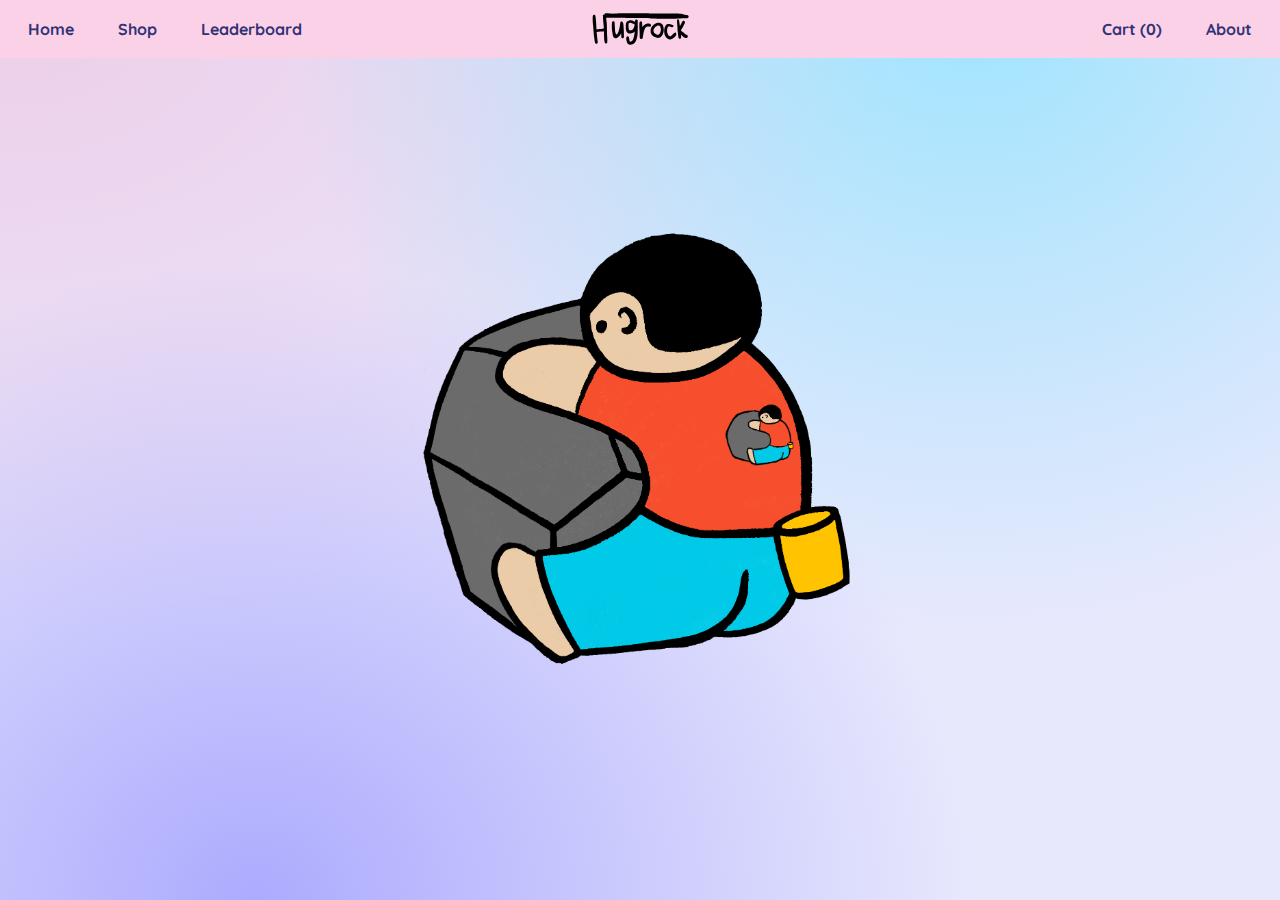
<file: index.html>
<!doctype html>
<html lang="en">

<head>
	<meta charset="utf-8" />
	<link rel="apple-touch-icon" href="./favicon.png" />
	<link rel="apple-touch-icon-precomposed" href="./favicon.png" />

	<link rel="icon" sizes="196x196" href="./favicon.png" />
	<link rel="manifest" href="./manifest.json" />
	<link rel="icon" href="./favicon.png" />
	<meta name="viewport" content="width=device-width, initial-scale=1" />
	
		<link href="./_app/immutable/assets/0.E3sZfnG9.css" rel="stylesheet">
		<link href="./_app/immutable/assets/ProgressBar.Cirlo5Z8.css" rel="stylesheet">
		<link href="./_app/immutable/assets/2.Z52YbOiG.css" rel="stylesheet">
		<link rel="modulepreload" href="./_app/immutable/entry/start.DQ__OMqw.js">
		<link rel="modulepreload" href="./_app/immutable/chunks/entry.B4o60mAY.js">
		<link rel="modulepreload" href="./_app/immutable/chunks/scheduler.BbHEdU_o.js">
		<link rel="modulepreload" href="./_app/immutable/chunks/index.C86LX6bd.js">
		<link rel="modulepreload" href="./_app/immutable/entry/app.BcXXQ3sK.js">
		<link rel="modulepreload" href="./_app/immutable/chunks/index.C4_LZXI8.js">
		<link rel="modulepreload" href="./_app/immutable/nodes/0.S6RlZpho.js">
		<link rel="modulepreload" href="./_app/immutable/chunks/stores.CqDjMEFy.js">
		<link rel="modulepreload" href="./_app/immutable/chunks/cartStore.Tgt-CBTH.js">
		<link rel="modulepreload" href="./_app/immutable/chunks/ProgressBar.svelte_svelte_type_style_lang.DIIN_Lwg.js">
		<link rel="modulepreload" href="./_app/immutable/nodes/2.MF5Q_83y.js"><title>hugrock</title><!-- HEAD_svelte-1ej1ji8_START --><!-- HEAD_svelte-1ej1ji8_END -->
</head>

<body data-sveltekit-preload-data="hover" data-theme="modern">
	<div style="display: contents">   <div class="app"><header class="sticky p-0 m-0 top-0 w-full z-10">  <div class="grid grid-cols-2 md:grid-cols-3 p-2 bg-primary-200"><div class="hidden md:inline"><a href="/" class="btn anchor" data-sveltekit-preload-data="hover">Home</a> <a href="/shop" class="btn " data-sveltekit-preload-data="hover">Shop</a> <a href="/leaderboard" class="btn " data-sveltekit-preload-data="hover">Leaderboard</a></div> <div class="flex md:justify-center justify-start" data-svelte-h="svelte-1svafsm"><img class="object-scale-down w-2/4 md:w-1/4" src="/_app/immutable/assets/hugrock_text.Dc0QdNsD.svg" alt="/_app/immutable/assets/hugrock_text.DhwRo7wh.png"></div> <div class="hidden md:inline justify-self-end"><a href="/cart" class="btn " data-sveltekit-preload-data="hover">Cart (0)</a> <a href="/about" class="btn " data-sveltekit-preload-data="hover">About</a></div> <div class="inline md:hidden justify-self-end"><button class="btn" data-svelte-h="svelte-v5kn6q">burger</button></div> </div></header> <main class="flex justify-center p-8 w-full"><div class="md:w-4/5"> <section class="flex justify-center svelte-1hgqe10" id="hero" data-svelte-h="svelte-kmee25"><img class="object-scale-down md:w-3/6" src="/_app/immutable/assets/hugrock.DRWCh71a.png" alt="hugrock"> </section></div></main>  </div> 
			
			<script>
				{
					__sveltekit_1kjz118 = {
						base: new URL(".", location).pathname.slice(0, -1)
					};

					const element = document.currentScript.parentElement;

					const data = [null,null];

					Promise.all([
						import("./_app/immutable/entry/start.DQ__OMqw.js"),
						import("./_app/immutable/entry/app.BcXXQ3sK.js")
					]).then(([kit, app]) => {
						kit.start(app, element, {
							node_ids: [0, 2],
							data,
							form: null,
							error: null
						});
					});

					if ('serviceWorker' in navigator) {
						addEventListener('load', function () {
							navigator.serviceWorker.register('./service-worker.js');
						});
					}
				}
			</script>
		</div>
</body>

</html>
</file>
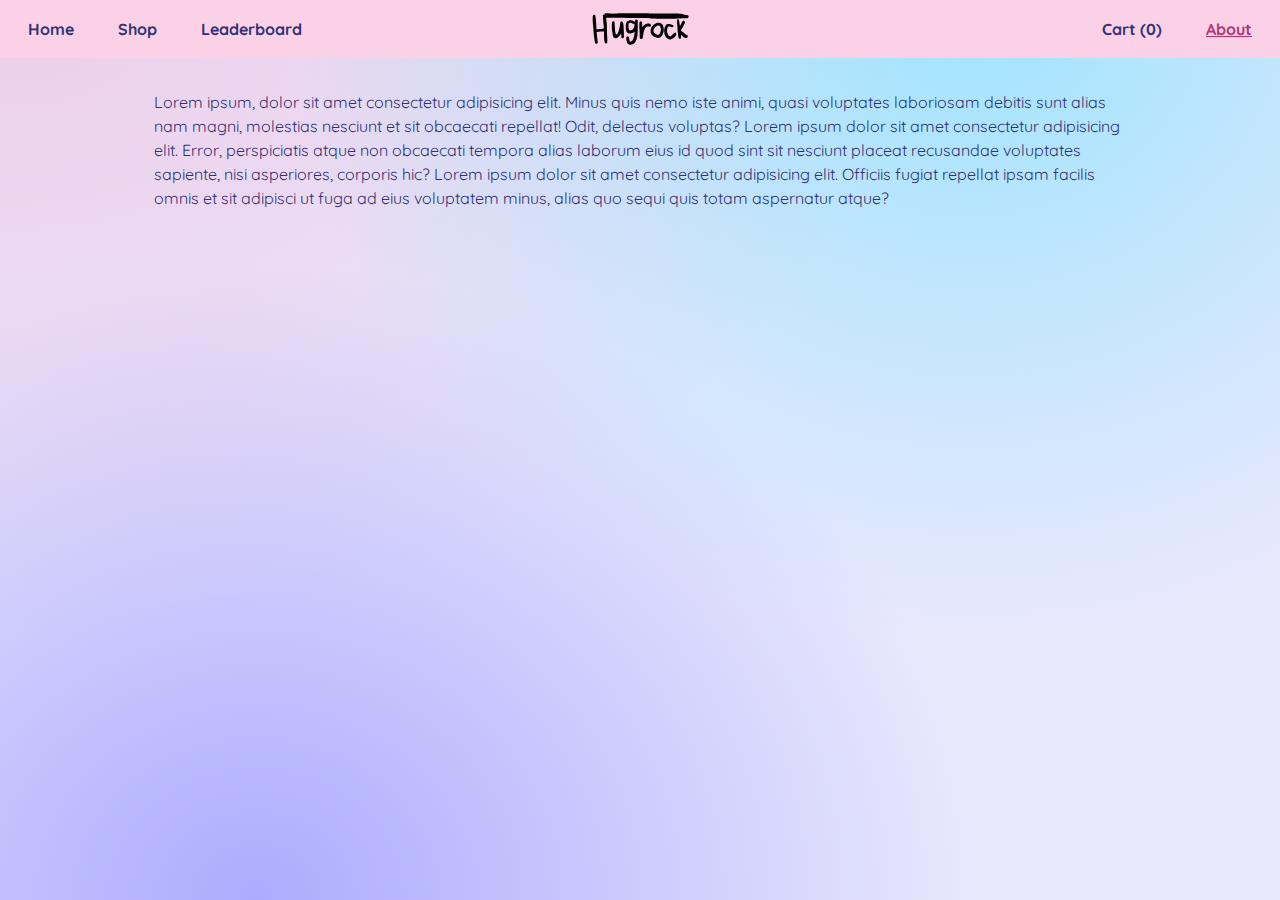
<file: about.html>
<!doctype html>
<html lang="en">

<head>
	<meta charset="utf-8" />
	<link rel="apple-touch-icon" href="./favicon.png" />
	<link rel="apple-touch-icon-precomposed" href="./favicon.png" />

	<link rel="icon" sizes="196x196" href="./favicon.png" />
	<link rel="manifest" href="./manifest.json" />
	<link rel="icon" href="./favicon.png" />
	<meta name="viewport" content="width=device-width, initial-scale=1" />
	
		<link href="./_app/immutable/assets/0.E3sZfnG9.css" rel="stylesheet">
		<link href="./_app/immutable/assets/ProgressBar.Cirlo5Z8.css" rel="stylesheet"><title>About</title><!-- HEAD_svelte-1ej1ji8_START --><!-- HEAD_svelte-1ej1ji8_END --><!-- HEAD_svelte-1ds1qyu_START --><meta name="description" content="About this app"><!-- HEAD_svelte-1ds1qyu_END -->
</head>

<body data-sveltekit-preload-data="hover" data-theme="modern">
	<div style="display: contents">   <div class="app"><header class="sticky p-0 m-0 top-0 w-full z-10">  <div class="grid grid-cols-2 md:grid-cols-3 p-2 bg-primary-200"><div class="hidden md:inline"><a href="/" class="btn " data-sveltekit-preload-data="hover">Home</a> <a href="/shop" class="btn " data-sveltekit-preload-data="hover">Shop</a> <a href="/leaderboard" class="btn " data-sveltekit-preload-data="hover">Leaderboard</a></div> <div class="flex md:justify-center justify-start" data-svelte-h="svelte-1svafsm"><img class="object-scale-down w-2/4 md:w-1/4" src="/_app/immutable/assets/hugrock_text.Dc0QdNsD.svg" alt="/_app/immutable/assets/hugrock_text.DhwRo7wh.png"></div> <div class="hidden md:inline justify-self-end"><a href="/cart" class="btn " data-sveltekit-preload-data="hover">Cart (0)</a> <a href="/about" class="btn anchor" data-sveltekit-preload-data="hover">About</a></div> <div class="inline md:hidden justify-self-end"><button class="btn" data-svelte-h="svelte-v5kn6q">burger</button></div> </div></header> <main class="flex justify-center p-8 w-full"><div class="md:w-4/5"> <div class="text-column" data-svelte-h="svelte-6c9e20">Lorem ipsum, dolor sit amet consectetur adipisicing elit. Minus quis nemo iste animi, quasi voluptates laboriosam debitis sunt alias nam magni, molestias nesciunt et sit obcaecati repellat! Odit, delectus voluptas?

	Lorem ipsum dolor sit amet consectetur adipisicing elit. Error, perspiciatis atque non obcaecati tempora alias laborum eius id quod sint sit nesciunt placeat recusandae voluptates sapiente, nisi asperiores, corporis hic?

	Lorem ipsum dolor sit amet consectetur adipisicing elit. Officiis fugiat repellat ipsam facilis omnis et sit adipisci ut fuga ad eius voluptatem minus, alias quo sequi quis totam aspernatur atque?</div></div></main>  </div> </div>
</body>

</html>
</file>
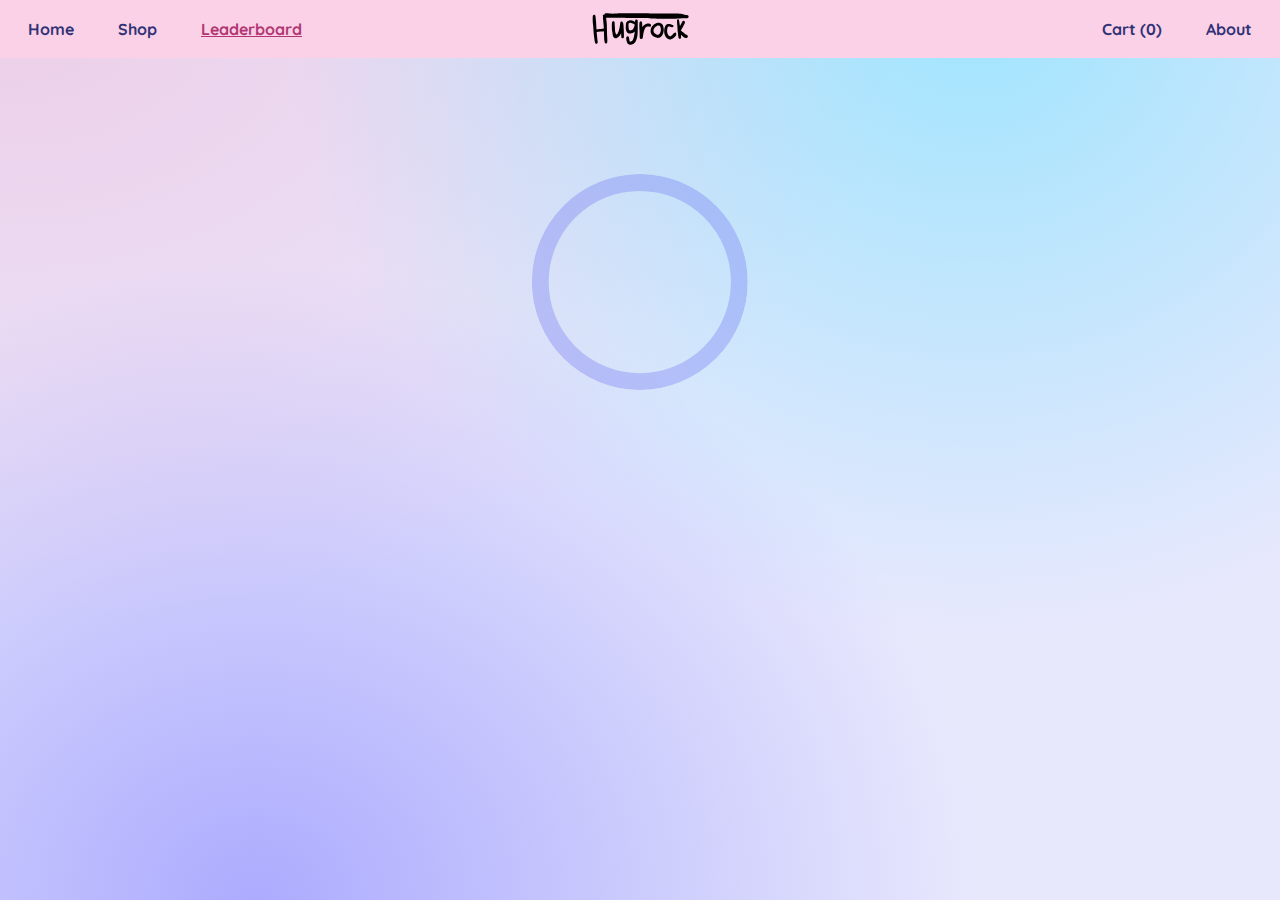
<file: leaderboard.html>
<!doctype html>
<html lang="en">

<head>
	<meta charset="utf-8" />
	<link rel="apple-touch-icon" href="./favicon.png" />
	<link rel="apple-touch-icon-precomposed" href="./favicon.png" />

	<link rel="icon" sizes="196x196" href="./favicon.png" />
	<link rel="manifest" href="./manifest.json" />
	<link rel="icon" href="./favicon.png" />
	<meta name="viewport" content="width=device-width, initial-scale=1" />
	
		<link href="./_app/immutable/assets/0.E3sZfnG9.css" rel="stylesheet">
		<link href="./_app/immutable/assets/ProgressBar.Cirlo5Z8.css" rel="stylesheet"><title>hugrock</title><!-- HEAD_svelte-1ej1ji8_START --><!-- HEAD_svelte-1ej1ji8_END -->
</head>

<body data-sveltekit-preload-data="hover" data-theme="modern">
	<div style="display: contents">   <div class="app"><header class="sticky p-0 m-0 top-0 w-full z-10">  <div class="grid grid-cols-2 md:grid-cols-3 p-2 bg-primary-200"><div class="hidden md:inline"><a href="/" class="btn " data-sveltekit-preload-data="hover">Home</a> <a href="/shop" class="btn " data-sveltekit-preload-data="hover">Shop</a> <a href="/leaderboard" class="btn anchor" data-sveltekit-preload-data="hover">Leaderboard</a></div> <div class="flex md:justify-center justify-start" data-svelte-h="svelte-1svafsm"><img class="object-scale-down w-2/4 md:w-1/4" src="/_app/immutable/assets/hugrock_text.Dc0QdNsD.svg" alt="/_app/immutable/assets/hugrock_text.DhwRo7wh.png"></div> <div class="hidden md:inline justify-self-end"><a href="/cart" class="btn " data-sveltekit-preload-data="hover">Cart (0)</a> <a href="/about" class="btn " data-sveltekit-preload-data="hover">About</a></div> <div class="inline md:hidden justify-self-end"><button class="btn" data-svelte-h="svelte-v5kn6q">burger</button></div> </div></header> <main class="flex justify-center p-8 w-full"><div class="md:w-4/5"><section class="space-y-4"><div class="scale-150 flex justify-center items-center h-96">  <figure class="progress-radial progress-radial relative overflow-hidden w-36 " data-testid="progress-radial" role="meter" aria-labelledby="" aria-valuenow="0" aria-valuetext="Indeterminate Spinner" aria-valuemin="0" aria-valuemax="100"> <svg viewBox="0 0 512 512" class="rounded-full animate-spin"><circle class="progress-radial-track fill-transparent stroke-surface-500/30" stroke-width="40" r="236" cx="50%" cy="50%"></circle><circle class="progress-radial-meter fill-transparent -rotate-90 origin-[50%_50%] stroke-surface-900 dark:stroke-surface-50 transition-[stroke-dashoffset]" stroke-width="40" r="236" cx="50%" cy="50%" stroke-linecap="butt" style="stroke-dasharray: 1482.8317324943823
			1482.8317324943823; stroke-dashoffset: 1482.8317324943823;"></circle></svg></figure></div></section></div></main>  </div> </div>
</body>

</html>
</file>
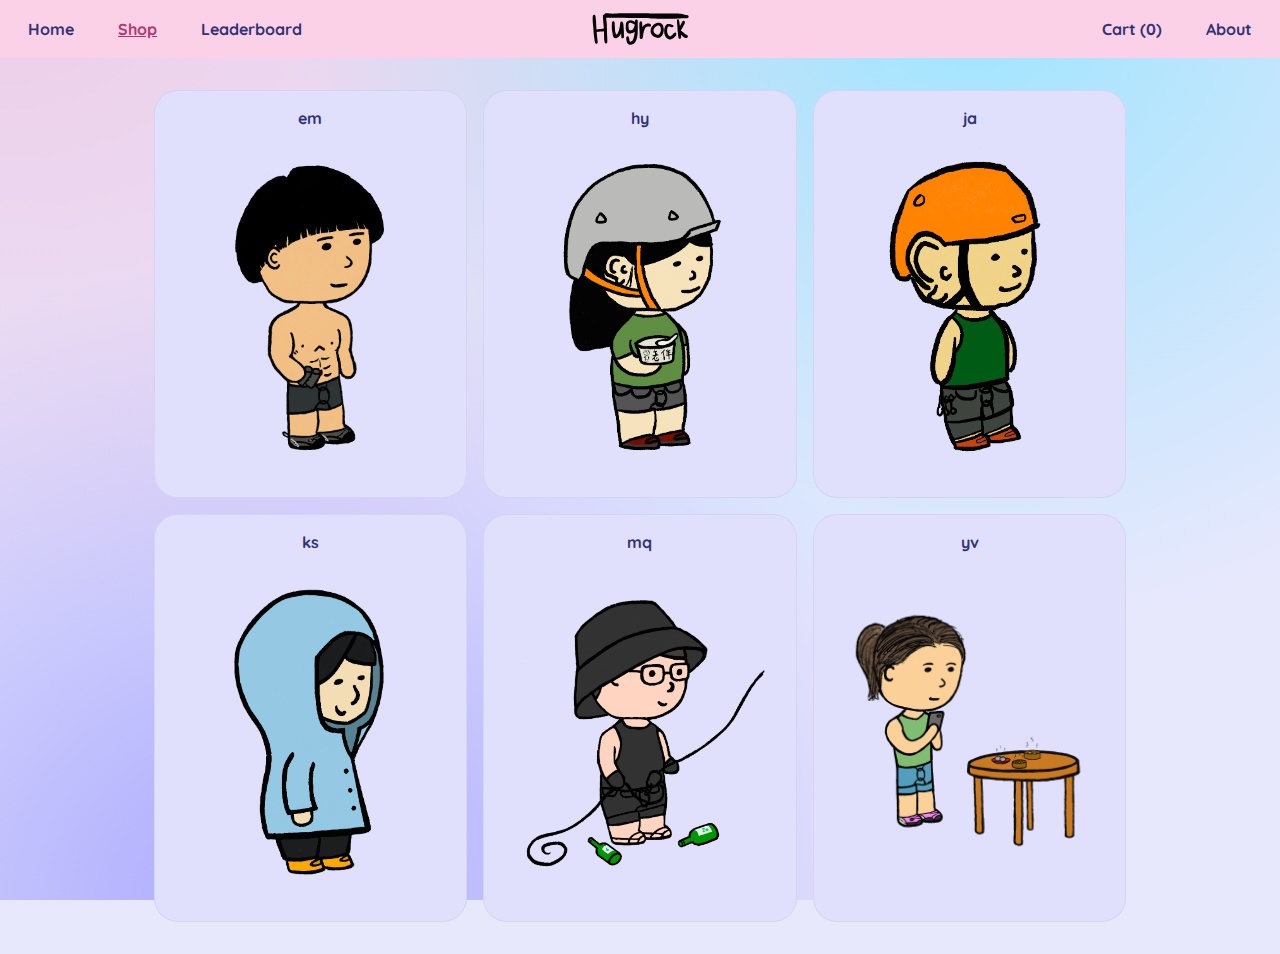
<file: shop.html>
<!doctype html>
<html lang="en">

<head>
	<meta charset="utf-8" />
	<link rel="apple-touch-icon" href="./favicon.png" />
	<link rel="apple-touch-icon-precomposed" href="./favicon.png" />

	<link rel="icon" sizes="196x196" href="./favicon.png" />
	<link rel="manifest" href="./manifest.json" />
	<link rel="icon" href="./favicon.png" />
	<meta name="viewport" content="width=device-width, initial-scale=1" />
	
		<link href="./_app/immutable/assets/0.E3sZfnG9.css" rel="stylesheet">
		<link href="./_app/immutable/assets/ProgressBar.Cirlo5Z8.css" rel="stylesheet"><title>hugrock</title><!-- HEAD_svelte-1ej1ji8_START --><!-- HEAD_svelte-1ej1ji8_END -->
</head>

<body data-sveltekit-preload-data="hover" data-theme="modern">
	<div style="display: contents">   <div class="app"><header class="sticky p-0 m-0 top-0 w-full z-10">  <div class="grid grid-cols-2 md:grid-cols-3 p-2 bg-primary-200"><div class="hidden md:inline"><a href="/" class="btn " data-sveltekit-preload-data="hover">Home</a> <a href="/shop" class="btn anchor" data-sveltekit-preload-data="hover">Shop</a> <a href="/leaderboard" class="btn " data-sveltekit-preload-data="hover">Leaderboard</a></div> <div class="flex md:justify-center justify-start" data-svelte-h="svelte-1svafsm"><img class="object-scale-down w-2/4 md:w-1/4" src="/_app/immutable/assets/hugrock_text.Dc0QdNsD.svg" alt="/_app/immutable/assets/hugrock_text.DhwRo7wh.png"></div> <div class="hidden md:inline justify-self-end"><a href="/cart" class="btn " data-sveltekit-preload-data="hover">Cart (0)</a> <a href="/about" class="btn " data-sveltekit-preload-data="hover">About</a></div> <div class="inline md:hidden justify-self-end"><button class="btn" data-svelte-h="svelte-v5kn6q">burger</button></div> </div></header> <main class="flex justify-center p-8 w-full"><div class="md:w-4/5"><section class="grid grid-cols-1 sm:grid-cols-2 md:grid-cols-3 gap-4"><button class="card card-hover p-4"><header>em</header> <section class="p-4 flex justify-center"><img class="object-scale-down h-80" src="assets/stickers/em.png" alt="Shirt"></section></button><button class="card card-hover p-4"><header>hy</header> <section class="p-4 flex justify-center"><img class="object-scale-down h-80" src="assets/stickers/hy.png" alt="Shirt"></section></button><button class="card card-hover p-4"><header>ja</header> <section class="p-4 flex justify-center"><img class="object-scale-down h-80" src="assets/stickers/ja.png" alt="Shirt"></section></button><button class="card card-hover p-4"><header>ks</header> <section class="p-4 flex justify-center"><img class="object-scale-down h-80" src="assets/stickers/ks.png" alt="Shirt"></section></button><button class="card card-hover p-4"><header>mq</header> <section class="p-4 flex justify-center"><img class="object-scale-down h-80" src="assets/stickers/mq.png" alt="Shirt"></section></button><button class="card card-hover p-4"><header>yv</header> <section class="p-4 flex justify-center"><img class="object-scale-down h-80" src="assets/stickers/yv.png" alt="Shirt"></section></button></section></div></main>  </div> </div>
</body>

</html>
</file>
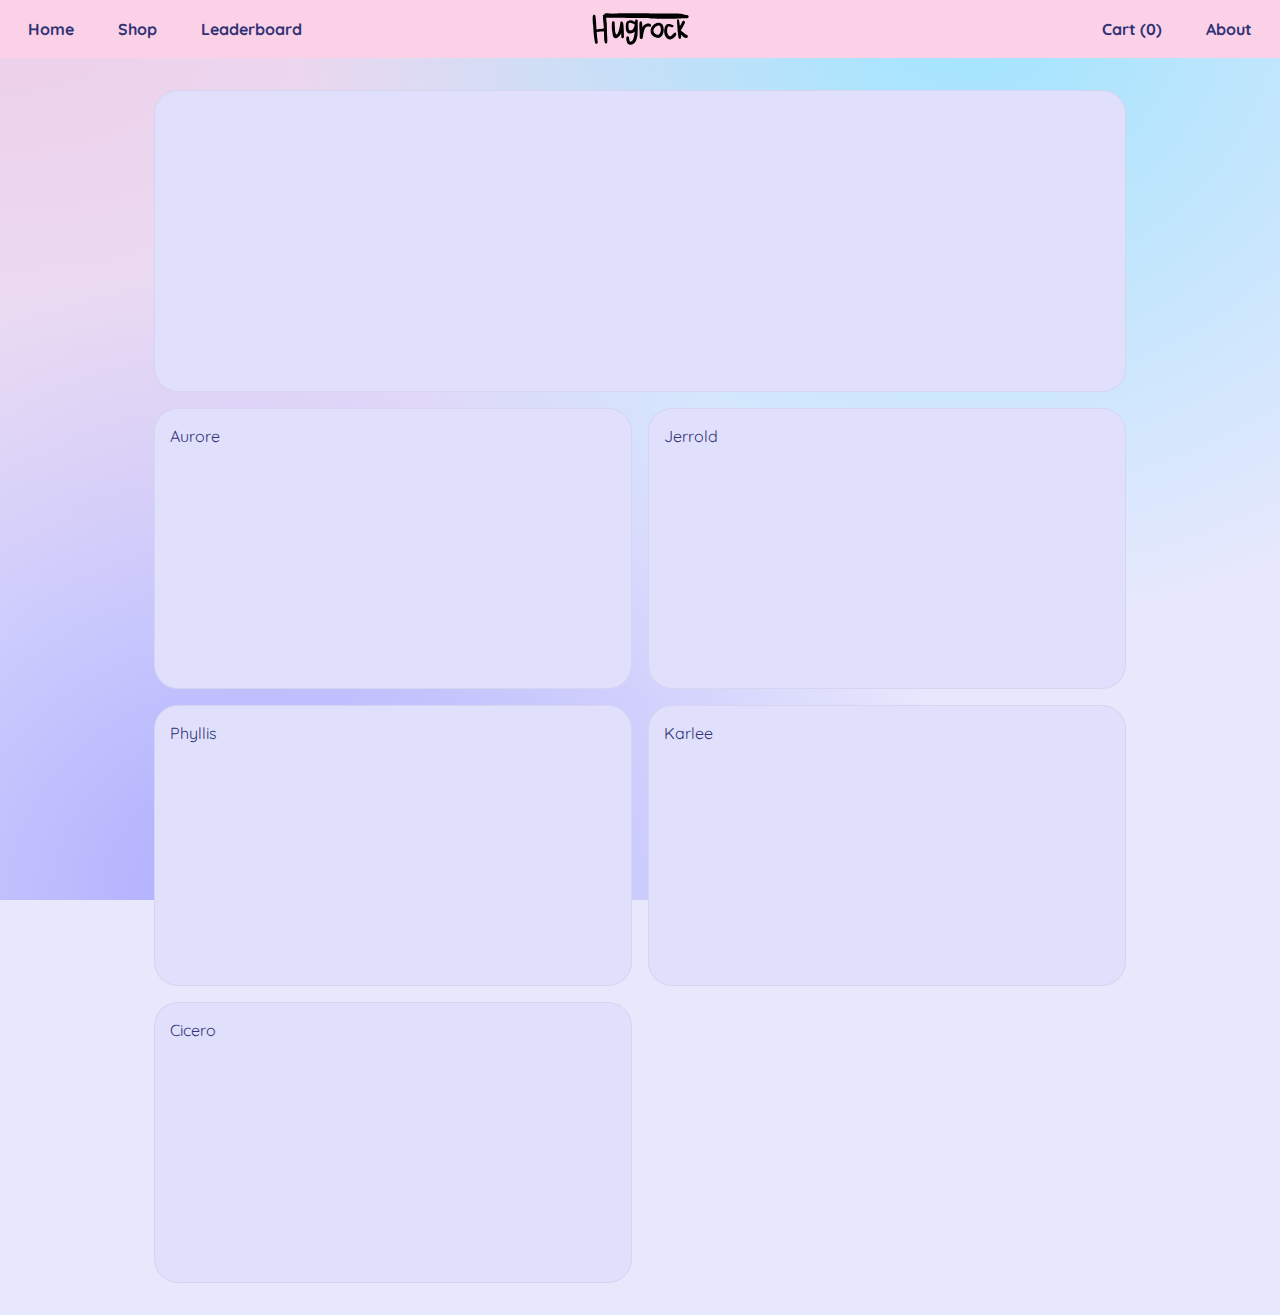
<file: stats.html>
<!doctype html>
<html lang="en">

<head>
	<meta charset="utf-8" />
	<link rel="apple-touch-icon" href="./favicon.png" />
	<link rel="apple-touch-icon-precomposed" href="./favicon.png" />

	<link rel="icon" sizes="196x196" href="./favicon.png" />
	<link rel="manifest" href="./manifest.json" />
	<link rel="icon" href="./favicon.png" />
	<meta name="viewport" content="width=device-width, initial-scale=1" />
	
		<link href="./_app/immutable/assets/0.E3sZfnG9.css" rel="stylesheet">
		<link href="./_app/immutable/assets/ProgressBar.Cirlo5Z8.css" rel="stylesheet">
		<link href="./_app/immutable/assets/8.B6wHnLy3.css" rel="stylesheet"><title>hugrock</title><!-- HEAD_svelte-1ej1ji8_START --><!-- HEAD_svelte-1ej1ji8_END -->
</head>

<body data-sveltekit-preload-data="hover" data-theme="modern">
	<div style="display: contents">   <div class="app"><header class="sticky p-0 m-0 top-0 w-full z-10">  <div class="grid grid-cols-2 md:grid-cols-3 p-2 bg-primary-200"><div class="hidden md:inline"><a href="/" class="btn " data-sveltekit-preload-data="hover">Home</a> <a href="/shop" class="btn " data-sveltekit-preload-data="hover">Shop</a> <a href="/leaderboard" class="btn " data-sveltekit-preload-data="hover">Leaderboard</a></div> <div class="flex md:justify-center justify-start" data-svelte-h="svelte-1svafsm"><img class="object-scale-down w-2/4 md:w-1/4" src="/_app/immutable/assets/hugrock_text.Dc0QdNsD.svg" alt="/_app/immutable/assets/hugrock_text.DhwRo7wh.png"></div> <div class="hidden md:inline justify-self-end"><a href="/cart" class="btn " data-sveltekit-preload-data="hover">Cart (0)</a> <a href="/about" class="btn " data-sveltekit-preload-data="hover">About</a></div> <div class="inline md:hidden justify-self-end"><button class="btn" data-svelte-h="svelte-v5kn6q">burger</button></div> </div></header> <main class="flex justify-center p-8 w-full"><div class="md:w-4/5"><section class="grid grid-cols-1 md:grid-cols-1 gap-4"><section><div class="card p-4"><section><div class="chart-container svelte-41ll4v">  </div></section> </div></section> <section class="grid grid-cols-1 md:grid-cols-2 gap-4"><div class="card p-4"><header>Aurore</header> <section><div class="chart-container svelte-1imypn7">  </div></section> </div><div class="card p-4"><header>Jerrold</header> <section><div class="chart-container svelte-1imypn7">  </div></section> </div><div class="card p-4"><header>Phyllis</header> <section><div class="chart-container svelte-1imypn7">  </div></section> </div><div class="card p-4"><header>Karlee</header> <section><div class="chart-container svelte-1imypn7">  </div></section> </div><div class="card p-4"><header>Cicero</header> <section><div class="chart-container svelte-1imypn7">  </div></section> </div></section></section> </div></main>  </div> </div>
</body>

</html>
</file>
<file: _app/immutable/assets/0.E3sZfnG9.css>
*,:before,:after{box-sizing:border-box;border-width:0;border-style:solid;border-color:#e5e7eb}:before,:after{--tw-content: ""}html,:host{line-height:1.5;-webkit-text-size-adjust:100%;-moz-tab-size:4;-o-tab-size:4;tab-size:4;font-family:ui-sans-serif,system-ui,sans-serif,"Apple Color Emoji","Segoe UI Emoji",Segoe UI Symbol,"Noto Color Emoji";font-feature-settings:normal;font-variation-settings:normal;-webkit-tap-highlight-color:transparent}body{margin:0;line-height:inherit}hr{height:0;color:inherit;border-top-width:1px}abbr:where([title]){-webkit-text-decoration:underline dotted;text-decoration:underline dotted}h1,h2,h3,h4,h5,h6{font-size:inherit;font-weight:inherit}a{color:inherit;text-decoration:inherit}b,strong{font-weight:bolder}code,kbd,samp,pre{font-family:ui-monospace,SFMono-Regular,Menlo,Monaco,Consolas,Liberation Mono,Courier New,monospace;font-feature-settings:normal;font-variation-settings:normal;font-size:1em}small{font-size:80%}sub,sup{font-size:75%;line-height:0;position:relative;vertical-align:baseline}sub{bottom:-.25em}sup{top:-.5em}table{text-indent:0;border-color:inherit;border-collapse:collapse}button,input,optgroup,select,textarea{font-family:inherit;font-feature-settings:inherit;font-variation-settings:inherit;font-size:100%;font-weight:inherit;line-height:inherit;letter-spacing:inherit;color:inherit;margin:0;padding:0}button,select{text-transform:none}button,input:where([type=button]),input:where([type=reset]),input:where([type=submit]){-webkit-appearance:button;background-color:transparent;background-image:none}:-moz-focusring{outline:auto}:-moz-ui-invalid{box-shadow:none}progress{vertical-align:baseline}::-webkit-inner-spin-button,::-webkit-outer-spin-button{height:auto}[type=search]{-webkit-appearance:textfield;outline-offset:-2px}::-webkit-search-decoration{-webkit-appearance:none}::-webkit-file-upload-button{-webkit-appearance:button;font:inherit}summary{display:list-item}blockquote,dl,dd,h1,h2,h3,h4,h5,h6,hr,figure,p,pre{margin:0}fieldset{margin:0;padding:0}legend{padding:0}ol,ul,menu{list-style:none;margin:0;padding:0}dialog{padding:0}textarea{resize:vertical}input::-moz-placeholder,textarea::-moz-placeholder{opacity:1;color:#9ca3af}input::placeholder,textarea::placeholder{opacity:1;color:#9ca3af}button,[role=button]{cursor:pointer}:disabled{cursor:default}img,svg,video,canvas,audio,iframe,embed,object{display:block;vertical-align:middle}img,video{max-width:100%;height:auto}[hidden]{display:none}[type=text],input:where(:not([type])),[type=email],[type=url],[type=password],[type=number],[type=date],[type=datetime-local],[type=month],[type=search],[type=tel],[type=time],[type=week],[multiple],textarea,select{-webkit-appearance:none;-moz-appearance:none;appearance:none;background-color:#fff;border-color:#6b7280;border-width:1px;border-radius:0;padding:.5rem .75rem;font-size:1rem;line-height:1.5rem;--tw-shadow: 0 0 #0000}[type=text]:focus,input:where(:not([type])):focus,[type=email]:focus,[type=url]:focus,[type=password]:focus,[type=number]:focus,[type=date]:focus,[type=datetime-local]:focus,[type=month]:focus,[type=search]:focus,[type=tel]:focus,[type=time]:focus,[type=week]:focus,[multiple]:focus,textarea:focus,select:focus{outline:2px solid transparent;outline-offset:2px;--tw-ring-inset: var(--tw-empty, );--tw-ring-offset-width: 0px;--tw-ring-offset-color: #fff;--tw-ring-color: #2563eb;--tw-ring-offset-shadow: var(--tw-ring-inset) 0 0 0 var(--tw-ring-offset-width) var(--tw-ring-offset-color);--tw-ring-shadow: var(--tw-ring-inset) 0 0 0 calc(1px + var(--tw-ring-offset-width)) var(--tw-ring-color);box-shadow:var(--tw-ring-offset-shadow),var(--tw-ring-shadow),var(--tw-shadow);border-color:#2563eb}input::-moz-placeholder,textarea::-moz-placeholder{color:#6b7280;opacity:1}input::placeholder,textarea::placeholder{color:#6b7280;opacity:1}::-webkit-datetime-edit-fields-wrapper{padding:0}::-webkit-date-and-time-value{min-height:1.5em;text-align:inherit}::-webkit-datetime-edit{display:inline-flex}::-webkit-datetime-edit,::-webkit-datetime-edit-year-field,::-webkit-datetime-edit-month-field,::-webkit-datetime-edit-day-field,::-webkit-datetime-edit-hour-field,::-webkit-datetime-edit-minute-field,::-webkit-datetime-edit-second-field,::-webkit-datetime-edit-millisecond-field,::-webkit-datetime-edit-meridiem-field{padding-top:0;padding-bottom:0}select{background-image:url("data:image/svg+xml,%3csvg xmlns='http://www.w3.org/2000/svg' fill='none' viewBox='0 0 20 20'%3e%3cpath stroke='%236b7280' stroke-linecap='round' stroke-linejoin='round' stroke-width='1.5' d='M6 8l4 4 4-4'/%3e%3c/svg%3e");background-position:right .5rem center;background-repeat:no-repeat;background-size:1.5em 1.5em;padding-right:2.5rem;-webkit-print-color-adjust:exact;print-color-adjust:exact}[multiple],[size]:where(select:not([size="1"])){background-image:initial;background-position:initial;background-repeat:unset;background-size:initial;padding-right:.75rem;-webkit-print-color-adjust:unset;print-color-adjust:unset}[type=checkbox],[type=radio]{-webkit-appearance:none;-moz-appearance:none;appearance:none;padding:0;-webkit-print-color-adjust:exact;print-color-adjust:exact;display:inline-block;vertical-align:middle;background-origin:border-box;-webkit-user-select:none;-moz-user-select:none;user-select:none;flex-shrink:0;height:1rem;width:1rem;color:#2563eb;background-color:#fff;border-color:#6b7280;border-width:1px;--tw-shadow: 0 0 #0000}[type=checkbox]{border-radius:0}[type=radio]{border-radius:100%}[type=checkbox]:focus,[type=radio]:focus{outline:2px solid transparent;outline-offset:2px;--tw-ring-inset: var(--tw-empty, );--tw-ring-offset-width: 2px;--tw-ring-offset-color: #fff;--tw-ring-color: #2563eb;--tw-ring-offset-shadow: var(--tw-ring-inset) 0 0 0 var(--tw-ring-offset-width) var(--tw-ring-offset-color);--tw-ring-shadow: var(--tw-ring-inset) 0 0 0 calc(2px + var(--tw-ring-offset-width)) var(--tw-ring-color);box-shadow:var(--tw-ring-offset-shadow),var(--tw-ring-shadow),var(--tw-shadow)}[type=checkbox]:checked,[type=radio]:checked{border-color:transparent;background-color:currentColor;background-size:100% 100%;background-position:center;background-repeat:no-repeat}[type=checkbox]:checked{background-image:url("data:image/svg+xml,%3csvg viewBox='0 0 16 16' fill='white' xmlns='http://www.w3.org/2000/svg'%3e%3cpath d='M12.207 4.793a1 1 0 010 1.414l-5 5a1 1 0 01-1.414 0l-2-2a1 1 0 011.414-1.414L6.5 9.086l4.293-4.293a1 1 0 011.414 0z'/%3e%3c/svg%3e")}@media (forced-colors: active){[type=checkbox]:checked{-webkit-appearance:auto;-moz-appearance:auto;appearance:auto}}[type=radio]:checked{background-image:url("data:image/svg+xml,%3csvg viewBox='0 0 16 16' fill='white' xmlns='http://www.w3.org/2000/svg'%3e%3ccircle cx='8' cy='8' r='3'/%3e%3c/svg%3e")}@media (forced-colors: active){[type=radio]:checked{-webkit-appearance:auto;-moz-appearance:auto;appearance:auto}}[type=checkbox]:checked:hover,[type=checkbox]:checked:focus,[type=radio]:checked:hover,[type=radio]:checked:focus{border-color:transparent;background-color:currentColor}[type=checkbox]:indeterminate{background-image:url("data:image/svg+xml,%3csvg xmlns='http://www.w3.org/2000/svg' fill='none' viewBox='0 0 16 16'%3e%3cpath stroke='white' stroke-linecap='round' stroke-linejoin='round' stroke-width='2' d='M4 8h8'/%3e%3c/svg%3e");border-color:transparent;background-color:currentColor;background-size:100% 100%;background-position:center;background-repeat:no-repeat}@media (forced-colors: active){[type=checkbox]:indeterminate{-webkit-appearance:auto;-moz-appearance:auto;appearance:auto}}[type=checkbox]:indeterminate:hover,[type=checkbox]:indeterminate:focus{border-color:transparent;background-color:currentColor}[type=file]{background:unset;border-color:inherit;border-width:0;border-radius:0;padding:0;font-size:unset;line-height:inherit}[type=file]:focus{outline:1px solid ButtonText;outline:1px auto -webkit-focus-ring-color}.dark .list-nav a:hover,.dark .list-nav button:hover,.dark .list-option:hover{background-color:rgb(var(--color-primary-500) / .1)}.dark .table-interactive tbody tr:hover:hover{background-color:rgb(var(--color-primary-500) / .1)}@media (min-width: 768px){.\!legend{font-size:1.5rem!important;line-height:2rem!important}.legend{font-size:1.5rem;line-height:2rem}}.dark .bg-primary-hover-token:hover{background-color:rgb(var(--color-primary-500) / .1)}body{background-color:rgb(var(--color-surface-50));font-size:1rem;line-height:1.5rem;font-family:var(--theme-font-family-base);color:rgba(var(--theme-font-color-base))}.dark body{background-color:rgb(var(--color-surface-900));color:rgba(var(--theme-font-color-dark))}::-moz-selection{background-color:rgb(var(--color-primary-500) / .3)}::selection{background-color:rgb(var(--color-primary-500) / .3)}html{-webkit-tap-highlight-color:rgba(128,128,128,.5);scrollbar-color:rgba(0,0,0,.2) rgba(255,255,255,.05)}:root{scrollbar-color:rgba(128,128,128,.5) rgba(0,0,0,.1);scrollbar-width:thin}html.dark{scrollbar-color:rgba(255,255,255,.1) rgba(0,0,0,.05)}hr:not(.divider){display:block;border-top-width:1px;border-style:solid;border-color:rgb(var(--color-surface-300))}.dark hr:not(.divider){border-color:rgb(var(--color-surface-600))}fieldset,legend,label{display:block}::-moz-placeholder{color:rgb(var(--color-surface-500))}::placeholder{color:rgb(var(--color-surface-500))}.dark ::-moz-placeholder{color:rgb(var(--color-surface-400))}.dark ::placeholder{color:rgb(var(--color-surface-400))}:is(.dark input::-webkit-calendar-picker-indicator){--tw-invert: invert(100%);filter:var(--tw-blur) var(--tw-brightness) var(--tw-contrast) var(--tw-grayscale) var(--tw-hue-rotate) var(--tw-invert) var(--tw-saturate) var(--tw-sepia) var(--tw-drop-shadow)}input[type=search]::-webkit-search-cancel-button{-webkit-appearance:none;background:url("data:image/svg+xml,%3Csvg xmlns='http://www.w3.org/2000/svg' viewBox='0 0 512 512'%3E%3Cpath d='M256 8C119 8 8 119 8 256s111 248 248 248 248-111 248-248S393 8 256 8zm121.6 313.1c4.7 4.7 4.7 12.3 0 17L338 377.6c-4.7 4.7-12.3 4.7-17 0L256 312l-65.1 65.6c-4.7 4.7-12.3 4.7-17 0L134.4 338c-4.7-4.7-4.7-12.3 0-17l65.6-65-65.6-65.1c-4.7-4.7-4.7-12.3 0-17l39.6-39.6c4.7-4.7 12.3-4.7 17 0l65 65.7 65.1-65.6c4.7-4.7 12.3-4.7 17 0l39.6 39.6c4.7 4.7 4.7 12.3 0 17L312 256l65.6 65.1z'/%3E%3C/svg%3E") no-repeat 50% 50%;pointer-events:none;height:1rem;width:1rem;border-radius:9999px;background-size:contain;opacity:0}input[type=search]:focus::-webkit-search-cancel-button{pointer-events:auto;opacity:1}:is(.dark input[type=search]::-webkit-search-cancel-button){--tw-invert: invert(100%);filter:var(--tw-blur) var(--tw-brightness) var(--tw-contrast) var(--tw-grayscale) var(--tw-hue-rotate) var(--tw-invert) var(--tw-saturate) var(--tw-sepia) var(--tw-drop-shadow)}progress{webkit-appearance:none;-moz-appearance:none;-webkit-appearance:none;appearance:none;height:.5rem;width:100%;overflow:hidden;border-radius:var(--theme-rounded-base);background-color:rgb(var(--color-surface-400))}.dark progress{background-color:rgb(var(--color-surface-500))}progress::-webkit-progress-bar{background-color:rgb(var(--color-surface-400))}.dark progress::-webkit-progress-bar{background-color:rgb(var(--color-surface-500))}progress::-webkit-progress-value{background-color:rgb(var(--color-surface-900))}.dark progress::-webkit-progress-value{background-color:rgb(var(--color-surface-50))}::-moz-progress-bar{background-color:rgb(var(--color-surface-900))}.dark ::-moz-progress-bar{background-color:rgb(var(--color-surface-50))}:indeterminate::-moz-progress-bar{width:0}input[type=file]:not(.file-dropzone-input)::file-selector-button:disabled{cursor:not-allowed;opacity:.5}input[type=file]:not(.file-dropzone-input)::file-selector-button:disabled:hover{--tw-brightness: brightness(1);filter:var(--tw-blur) var(--tw-brightness) var(--tw-contrast) var(--tw-grayscale) var(--tw-hue-rotate) var(--tw-invert) var(--tw-saturate) var(--tw-sepia) var(--tw-drop-shadow)}input[type=file]:not(.file-dropzone-input)::file-selector-button:disabled:active{--tw-scale-x: 1;--tw-scale-y: 1;transform:translate(var(--tw-translate-x),var(--tw-translate-y)) rotate(var(--tw-rotate)) skew(var(--tw-skew-x)) skewY(var(--tw-skew-y)) scaleX(var(--tw-scale-x)) scaleY(var(--tw-scale-y))}input[type=file]:not(.file-dropzone-input)::file-selector-button{font-size:.875rem;line-height:1.25rem;padding:.375rem .75rem;white-space:nowrap;text-align:center;display:inline-flex;align-items:center;justify-content:center;transition-property:all;transition-timing-function:cubic-bezier(.4,0,.2,1);transition-duration:.15s;border-radius:var(--theme-rounded-base);background-color:rgb(var(--color-surface-900));color:rgb(var(--color-surface-50));margin-right:.5rem;border-width:0px}input[type=file]:not(.file-dropzone-input)::file-selector-button>:not([hidden])~:not([hidden]){--tw-space-x-reverse: 0;margin-right:calc(.5rem * var(--tw-space-x-reverse));margin-left:calc(.5rem * calc(1 - var(--tw-space-x-reverse)))}input[type=file]:not(.file-dropzone-input)::file-selector-button:hover{--tw-brightness: brightness(1.15);filter:var(--tw-blur) var(--tw-brightness) var(--tw-contrast) var(--tw-grayscale) var(--tw-hue-rotate) var(--tw-invert) var(--tw-saturate) var(--tw-sepia) var(--tw-drop-shadow)}input[type=file]:not(.file-dropzone-input)::file-selector-button:active{--tw-scale-x: 95%;--tw-scale-y: 95%;transform:translate(var(--tw-translate-x),var(--tw-translate-y)) rotate(var(--tw-rotate)) skew(var(--tw-skew-x)) skewY(var(--tw-skew-y)) scaleX(var(--tw-scale-x)) scaleY(var(--tw-scale-y));--tw-brightness: brightness(.9);filter:var(--tw-blur) var(--tw-brightness) var(--tw-contrast) var(--tw-grayscale) var(--tw-hue-rotate) var(--tw-invert) var(--tw-saturate) var(--tw-sepia) var(--tw-drop-shadow)}.dark input[type=file]:not(.file-dropzone-input)::file-selector-button{background-color:rgb(var(--color-surface-50));color:rgb(var(--color-surface-900))}[type=range]{width:100%;accent-color:rgb(var(--color-surface-900) / 1)}:is(.dark [type=range]){accent-color:rgb(var(--color-surface-50) / 1)}[data-sort]{cursor:pointer}[data-sort]:hover:hover,.dark [data-sort]:hover:hover{background-color:rgb(var(--color-primary-500) / .1)}[data-sort]:after{margin-left:.5rem!important;opacity:0;--tw-content: "↓" !important;content:var(--tw-content)!important}[data-popup]{position:absolute;top:0;left:0;display:none;transition-property:opacity;transition-timing-function:cubic-bezier(.4,0,.2,1);transition-duration:.15s}:root [data-theme=my-custom-theme]{--theme-font-family-base: Inter, ui-sans-serif, system-ui, -apple-system, BlinkMacSystemFont, "Segoe UI", Roboto, "Helvetica Neue", Arial, "Noto Sans", sans-serif, "Apple Color Emoji", "Segoe UI Emoji", "Segoe UI Symbol", "Noto Color Emoji";--theme-font-family-heading: system-ui;--theme-font-color-base: 0 0 0;--theme-font-color-dark: 255 255 255;--theme-rounded-base: 12px;--theme-rounded-container: 12px;--theme-border-base: 4px;--on-primary: 0 0 0;--on-secondary: 255 255 255;--on-tertiary: 255 255 255;--on-success: 0 0 0;--on-warning: var(--color-secondary-500);--on-error: 0 0 0;--on-surface: 0 0 0;--color-primary-50: 239 251 255;--color-primary-100: 234 249 255;--color-primary-200: 228 248 255;--color-primary-300: 212 244 255;--color-primary-400: 180 235 254;--color-primary-500: 148 227 254;--color-primary-600: 133 204 229;--color-primary-700: 111 170 191;--color-primary-800: 89 136 152;--color-primary-900: 73 111 124;--color-secondary-50: 222 222 222;--color-secondary-100: 211 211 211;--color-secondary-200: 200 200 200;--color-secondary-300: 167 167 167;--color-secondary-400: 101 101 101;--color-secondary-500: 35 35 35;--color-secondary-600: 32 32 32;--color-secondary-700: 26 26 26;--color-secondary-800: 21 21 21;--color-secondary-900: 17 17 17;--color-tertiary-50: 225 237 255;--color-tertiary-100: 216 231 255;--color-tertiary-200: 206 225 255;--color-tertiary-300: 176 207 255;--color-tertiary-400: 117 172 254;--color-tertiary-500: 58 136 254;--color-tertiary-600: 52 122 229;--color-tertiary-700: 44 102 191;--color-tertiary-800: 35 82 152;--color-tertiary-900: 28 67 124;--color-success-50: 236 249 228;--color-success-100: 230 246 219;--color-success-200: 224 244 211;--color-success-300: 205 238 184;--color-success-400: 168 225 130;--color-success-500: 130 212 77;--color-success-600: 117 191 69;--color-success-700: 98 159 58;--color-success-800: 78 127 46;--color-success-900: 64 104 38;--color-warning-50: 251 239 255;--color-warning-100: 249 233 255;--color-warning-200: 248 228 255;--color-warning-300: 244 211 255;--color-warning-400: 235 179 254;--color-warning-500: 227 146 254;--color-warning-600: 204 131 229;--color-warning-700: 170 110 191;--color-warning-800: 136 88 152;--color-warning-900: 111 72 124;--color-error-50: 255 231 229;--color-error-100: 255 224 220;--color-error-200: 255 216 212;--color-error-300: 255 192 185;--color-error-400: 255 145 133;--color-error-500: 255 98 81;--color-error-600: 230 88 73;--color-error-700: 191 74 61;--color-error-800: 153 59 49;--color-error-900: 125 48 40;--color-surface-50: 235 235 235;--color-surface-100: 228 228 228;--color-surface-200: 222 222 222;--color-surface-300: 202 202 202;--color-surface-400: 162 162 162;--color-surface-500: 122 122 122;--color-surface-600: 110 110 110;--color-surface-700: 92 92 92;--color-surface-800: 73 73 73;--color-surface-900: 60 60 60}:root [data-theme=modern]{--theme-font-family-base: "Quicksand", sans-serif;--theme-font-family-heading: "Quicksand", sans-serif;--theme-font-color-base: var(--color-surface-900);--theme-font-color-dark: var(--color-tertiary-50);--theme-rounded-base: 9999px;--theme-rounded-container: 24px;--theme-border-base: 3px;--on-primary: 255 255 255;--on-secondary: 0 0 0;--on-tertiary: 0 0 0;--on-success: 0 0 0;--on-warning: 0 0 0;--on-error: 255 255 255;--on-surface: 255 255 255;--color-primary-50: 252 228 240;--color-primary-100: 251 218 235;--color-primary-200: 250 209 230;--color-primary-300: 247 182 214;--color-primary-400: 242 127 184;--color-primary-500: 236 72 153;--color-primary-600: 212 65 138;--color-primary-700: 177 54 115;--color-primary-800: 142 43 92;--color-primary-900: 116 35 75;--color-secondary-50: 218 244 249;--color-secondary-100: 205 240 246;--color-secondary-200: 193 237 244;--color-secondary-300: 155 226 238;--color-secondary-400: 81 204 225;--color-secondary-500: 6 182 212;--color-secondary-600: 5 164 191;--color-secondary-700: 5 137 159;--color-secondary-800: 4 109 127;--color-secondary-900: 3 89 104;--color-tertiary-50: 220 244 242;--color-tertiary-100: 208 241 237;--color-tertiary-200: 196 237 233;--color-tertiary-300: 161 227 219;--color-tertiary-400: 91 205 193;--color-tertiary-500: 20 184 166;--color-tertiary-600: 18 166 149;--color-tertiary-700: 15 138 125;--color-tertiary-800: 12 110 100;--color-tertiary-900: 10 90 81;--color-success-50: 237 247 220;--color-success-100: 230 245 208;--color-success-200: 224 242 197;--color-success-300: 206 235 162;--color-success-400: 169 219 92;--color-success-500: 132 204 22;--color-success-600: 119 184 20;--color-success-700: 99 153 17;--color-success-800: 79 122 13;--color-success-900: 65 100 11;--color-warning-50: 252 244 218;--color-warning-100: 251 240 206;--color-warning-200: 250 236 193;--color-warning-300: 247 225 156;--color-warning-400: 240 202 82;--color-warning-500: 234 179 8;--color-warning-600: 211 161 7;--color-warning-700: 176 134 6;--color-warning-800: 140 107 5;--color-warning-900: 115 88 4;--color-error-50: 253 227 227;--color-error-100: 252 218 218;--color-error-200: 251 208 208;--color-error-300: 249 180 180;--color-error-400: 244 124 124;--color-error-500: 239 68 68;--color-error-600: 215 61 61;--color-error-700: 179 51 51;--color-error-800: 143 41 41;--color-error-900: 117 33 33;--color-surface-50: 232 232 253;--color-surface-100: 224 224 252;--color-surface-200: 216 217 252;--color-surface-300: 193 194 249;--color-surface-400: 146 148 245;--color-surface-500: 99 102 241;--color-surface-600: 89 92 217;--color-surface-700: 74 77 181;--color-surface-800: 59 61 145;--color-surface-900: 49 50 118}.dark [data-theme=modern]{background-image:radial-gradient(at 76% 0%,hsla(189,100%,56%,.2) 0px,transparent 50%),radial-gradient(at 1% 0%,hsla(340,100%,76%,.15) 0px,transparent 50%),radial-gradient(at 20% 100%,hsla(241,100%,70%,.3) 0px,transparent 50%);background-attachment:fixed;background-position:center;background-repeat:no-repeat;background-size:cover}[data-theme=modern] h1,[data-theme=modern] h2,[data-theme=modern] h3,[data-theme=modern] h4,[data-theme=modern] h5,[data-theme=modern] h6,[data-theme=modern] a,[data-theme=modern] button{font-weight:700}[data-theme=modern]{background-image:radial-gradient(at 76% 0%,hsla(189,100%,56%,.36) 0px,transparent 50%),radial-gradient(at 1% 0%,hsla(340,100%,76%,.26) 0px,transparent 50%),radial-gradient(at 20% 100%,hsla(241,100%,70%,.47) 0px,transparent 50%);background-attachment:fixed;background-position:center;background-repeat:no-repeat;background-size:cover}*,:before,:after{--tw-border-spacing-x: 0;--tw-border-spacing-y: 0;--tw-translate-x: 0;--tw-translate-y: 0;--tw-rotate: 0;--tw-skew-x: 0;--tw-skew-y: 0;--tw-scale-x: 1;--tw-scale-y: 1;--tw-pan-x: ;--tw-pan-y: ;--tw-pinch-zoom: ;--tw-scroll-snap-strictness: proximity;--tw-gradient-from-position: ;--tw-gradient-via-position: ;--tw-gradient-to-position: ;--tw-ordinal: ;--tw-slashed-zero: ;--tw-numeric-figure: ;--tw-numeric-spacing: ;--tw-numeric-fraction: ;--tw-ring-inset: ;--tw-ring-offset-width: 0px;--tw-ring-offset-color: #fff;--tw-ring-color: rgb(59 130 246 / .5);--tw-ring-offset-shadow: 0 0 #0000;--tw-ring-shadow: 0 0 #0000;--tw-shadow: 0 0 #0000;--tw-shadow-colored: 0 0 #0000;--tw-blur: ;--tw-brightness: ;--tw-contrast: ;--tw-grayscale: ;--tw-hue-rotate: ;--tw-invert: ;--tw-saturate: ;--tw-sepia: ;--tw-drop-shadow: ;--tw-backdrop-blur: ;--tw-backdrop-brightness: ;--tw-backdrop-contrast: ;--tw-backdrop-grayscale: ;--tw-backdrop-hue-rotate: ;--tw-backdrop-invert: ;--tw-backdrop-opacity: ;--tw-backdrop-saturate: ;--tw-backdrop-sepia: ;--tw-contain-size: ;--tw-contain-layout: ;--tw-contain-paint: ;--tw-contain-style: }::backdrop{--tw-border-spacing-x: 0;--tw-border-spacing-y: 0;--tw-translate-x: 0;--tw-translate-y: 0;--tw-rotate: 0;--tw-skew-x: 0;--tw-skew-y: 0;--tw-scale-x: 1;--tw-scale-y: 1;--tw-pan-x: ;--tw-pan-y: ;--tw-pinch-zoom: ;--tw-scroll-snap-strictness: proximity;--tw-gradient-from-position: ;--tw-gradient-via-position: ;--tw-gradient-to-position: ;--tw-ordinal: ;--tw-slashed-zero: ;--tw-numeric-figure: ;--tw-numeric-spacing: ;--tw-numeric-fraction: ;--tw-ring-inset: ;--tw-ring-offset-width: 0px;--tw-ring-offset-color: #fff;--tw-ring-color: rgb(59 130 246 / .5);--tw-ring-offset-shadow: 0 0 #0000;--tw-ring-shadow: 0 0 #0000;--tw-shadow: 0 0 #0000;--tw-shadow-colored: 0 0 #0000;--tw-blur: ;--tw-brightness: ;--tw-contrast: ;--tw-grayscale: ;--tw-hue-rotate: ;--tw-invert: ;--tw-saturate: ;--tw-sepia: ;--tw-drop-shadow: ;--tw-backdrop-blur: ;--tw-backdrop-brightness: ;--tw-backdrop-contrast: ;--tw-backdrop-grayscale: ;--tw-backdrop-hue-rotate: ;--tw-backdrop-invert: ;--tw-backdrop-opacity: ;--tw-backdrop-saturate: ;--tw-backdrop-sepia: ;--tw-contain-size: ;--tw-contain-layout: ;--tw-contain-paint: ;--tw-contain-style: }.container{width:100%}@media (min-width: 640px){.container{max-width:640px}}@media (min-width: 768px){.container{max-width:768px}}@media (min-width: 1024px){.container{max-width:1024px}}@media (min-width: 1280px){.container{max-width:1280px}}@media (min-width: 1536px){.container{max-width:1536px}}.hide-scrollbar::-webkit-scrollbar{display:none}.hide-scrollbar{-ms-overflow-style:none;scrollbar-width:none}.divider-vertical{margin-left:auto;margin-right:auto;display:inline-block;min-height:10px;border-left-width:1px;border-style:solid;border-color:rgb(var(--color-surface-300))}.dark .divider-vertical{border-color:rgb(var(--color-surface-600))}.h2{font-size:1.5rem;line-height:2rem;font-family:var(--theme-font-family-heading)}.h3{font-size:1.25rem;line-height:1.75rem;font-family:var(--theme-font-family-heading)}.h4{font-size:1.125rem;line-height:1.75rem;font-family:var(--theme-font-family-heading)}.h5{font-size:1rem;line-height:1.5rem;font-family:var(--theme-font-family-heading)}.h6{font-size:.875rem;line-height:1.25rem;font-family:var(--theme-font-family-heading)}.anchor{--tw-text-opacity: 1;color:rgb(var(--color-primary-700) / var(--tw-text-opacity));text-decoration-line:underline}.anchor:hover{--tw-brightness: brightness(1.1);filter:var(--tw-blur) var(--tw-brightness) var(--tw-contrast) var(--tw-grayscale) var(--tw-hue-rotate) var(--tw-invert) var(--tw-saturate) var(--tw-sepia) var(--tw-drop-shadow)}:is(.dark .anchor){--tw-text-opacity: 1;color:rgb(var(--color-primary-500) / var(--tw-text-opacity))}.dark .blockquote{color:rgba(var(--theme-font-color-dark))}.dark .kbd{background-color:rgb(var(--color-surface-600))}.time{font-size:.875rem;line-height:1.25rem;--tw-text-opacity: 1;color:rgb(var(--color-surface-500) / var(--tw-text-opacity))}:is(.dark .time){--tw-text-opacity: 1;color:rgb(var(--color-surface-400) / var(--tw-text-opacity))}.pre{overflow-x:auto;white-space:pre-wrap;background-color:#171717e6;padding:1rem;font-family:ui-monospace,SFMono-Regular,Menlo,Monaco,Consolas,Liberation Mono,Courier New,monospace;font-size:1rem;line-height:1.5rem;--tw-text-opacity: 1;color:rgb(255 255 255 / var(--tw-text-opacity));border-radius:var(--theme-rounded-container)}.code{white-space:nowrap;font-family:ui-monospace,SFMono-Regular,Menlo,Monaco,Consolas,Liberation Mono,Courier New,monospace;font-size:.75rem;line-height:1rem;--tw-text-opacity: 1;color:rgb(var(--color-primary-700) / var(--tw-text-opacity));background-color:rgb(var(--color-primary-500) / .3);border-radius:.25rem;padding:.125rem .25rem}:is(.dark .code){--tw-text-opacity: 1;color:rgb(var(--color-primary-400) / var(--tw-text-opacity));background-color:rgb(var(--color-primary-500) / .2)}.alert{display:flex;flex-direction:column;align-items:flex-start;padding:1rem;color:rgb(var(--color-surface-900));border-radius:var(--theme-rounded-container)}.alert>:not([hidden])~:not([hidden]){--tw-space-y-reverse: 0;margin-top:calc(1rem * calc(1 - var(--tw-space-y-reverse)));margin-bottom:calc(1rem * var(--tw-space-y-reverse))}.dark .alert{color:rgb(var(--color-surface-50))}.badge{display:inline-flex;align-items:center;justify-content:center;white-space:nowrap;font-size:.75rem;line-height:1rem;font-weight:600;padding:.25rem .5rem;border-radius:var(--theme-rounded-base)}.badge>:not([hidden])~:not([hidden]){--tw-space-x-reverse: 0;margin-right:calc(.5rem * var(--tw-space-x-reverse));margin-left:calc(.5rem * calc(1 - var(--tw-space-x-reverse)))}:is(.dark .badge-glass){background-color:rgb(var(--color-surface-500) / .2);--tw-ring-color: rgb(250 250 250 / .05)}.breadcrumb::-webkit-scrollbar,.breadcrumb-nonresponsive::-webkit-scrollbar{display:none}.breadcrumb,.breadcrumb-nonresponsive{-ms-overflow-style:none;scrollbar-width:none;display:flex;width:100%;align-items:center;overflow-x:auto}.breadcrumb>:not([hidden])~:not([hidden]),.breadcrumb-nonresponsive>:not([hidden])~:not([hidden]){--tw-space-x-reverse: 0;margin-right:calc(1rem * var(--tw-space-x-reverse));margin-left:calc(1rem * calc(1 - var(--tw-space-x-reverse)))}.crumb{display:flex;align-items:center;justify-content:center}.crumb>:not([hidden])~:not([hidden]){--tw-space-x-reverse: 0;margin-right:calc(.5rem * var(--tw-space-x-reverse));margin-left:calc(.5rem * calc(1 - var(--tw-space-x-reverse)))}.crumb-separator{display:flex;opacity:.5;color:rgb(var(--color-surface-700))}.dark .crumb-separator{color:rgb(var(--color-surface-200))}.breadcrumb li{display:none}.breadcrumb li:nth-last-child(3),.breadcrumb li:nth-last-child(2),.breadcrumb li:nth-last-child(1){display:block}.btn:disabled,.btn-icon:disabled,.btn-group>*:disabled{cursor:not-allowed!important;opacity:.5!important}.btn:disabled:hover,.btn-icon:disabled:hover,.btn-group>*:disabled:hover{--tw-brightness: brightness(1);filter:var(--tw-blur) var(--tw-brightness) var(--tw-contrast) var(--tw-grayscale) var(--tw-hue-rotate) var(--tw-invert) var(--tw-saturate) var(--tw-sepia) var(--tw-drop-shadow)}.btn:disabled:active,.btn-icon:disabled:active,.btn-group>*:disabled:active{--tw-scale-x: 1;--tw-scale-y: 1;transform:translate(var(--tw-translate-x),var(--tw-translate-y)) rotate(var(--tw-rotate)) skew(var(--tw-skew-x)) skewY(var(--tw-skew-y)) scaleX(var(--tw-scale-x)) scaleY(var(--tw-scale-y))}.btn{font-size:1rem;line-height:1.5rem;padding-left:1.25rem;padding-right:1.25rem;padding-top:9px;padding-bottom:9px;white-space:nowrap;text-align:center;display:inline-flex;align-items:center;justify-content:center;transition-property:all;transition-timing-function:cubic-bezier(.4,0,.2,1);transition-duration:.15s;border-radius:var(--theme-rounded-base)}.btn>:not([hidden])~:not([hidden]){--tw-space-x-reverse: 0;margin-right:calc(.5rem * var(--tw-space-x-reverse));margin-left:calc(.5rem * calc(1 - var(--tw-space-x-reverse)))}.btn:hover{--tw-brightness: brightness(1.15);filter:var(--tw-blur) var(--tw-brightness) var(--tw-contrast) var(--tw-grayscale) var(--tw-hue-rotate) var(--tw-invert) var(--tw-saturate) var(--tw-sepia) var(--tw-drop-shadow)}.btn:active{--tw-scale-x: 95%;--tw-scale-y: 95%;transform:translate(var(--tw-translate-x),var(--tw-translate-y)) rotate(var(--tw-rotate)) skew(var(--tw-skew-x)) skewY(var(--tw-skew-y)) scaleX(var(--tw-scale-x)) scaleY(var(--tw-scale-y));--tw-brightness: brightness(.9);filter:var(--tw-blur) var(--tw-brightness) var(--tw-contrast) var(--tw-grayscale) var(--tw-hue-rotate) var(--tw-invert) var(--tw-saturate) var(--tw-sepia) var(--tw-drop-shadow)}.btn-sm{padding:.375rem .75rem;font-size:.875rem;line-height:1.25rem}.btn-icon{font-size:1rem;line-height:1.5rem;padding-left:1.25rem;padding-right:1.25rem;white-space:nowrap;text-align:center;display:inline-flex;align-items:center;justify-content:center;transition-property:all;transition-timing-function:cubic-bezier(.4,0,.2,1);transition-duration:.15s;padding:0;aspect-ratio:1 / 1;width:43px;border-radius:9999px}.btn-icon>:not([hidden])~:not([hidden]){--tw-space-x-reverse: 0;margin-right:calc(.5rem * var(--tw-space-x-reverse));margin-left:calc(.5rem * calc(1 - var(--tw-space-x-reverse)))}.btn-icon:hover{--tw-brightness: brightness(1.15);filter:var(--tw-blur) var(--tw-brightness) var(--tw-contrast) var(--tw-grayscale) var(--tw-hue-rotate) var(--tw-invert) var(--tw-saturate) var(--tw-sepia) var(--tw-drop-shadow)}.btn-icon:active{--tw-scale-x: 95%;--tw-scale-y: 95%;transform:translate(var(--tw-translate-x),var(--tw-translate-y)) rotate(var(--tw-rotate)) skew(var(--tw-skew-x)) skewY(var(--tw-skew-y)) scaleX(var(--tw-scale-x)) scaleY(var(--tw-scale-y));--tw-brightness: brightness(.9);filter:var(--tw-blur) var(--tw-brightness) var(--tw-contrast) var(--tw-grayscale) var(--tw-hue-rotate) var(--tw-invert) var(--tw-saturate) var(--tw-sepia) var(--tw-drop-shadow)}.btn-icon-sm{aspect-ratio:1 / 1;width:33px;font-size:.875rem;line-height:1.25rem}.btn-group{display:inline-flex;flex-direction:row;overflow:hidden;border-radius:var(--theme-rounded-base);isolation:isolate}.btn-group>:not([hidden])~:not([hidden]){--tw-space-x-reverse: 0;margin-right:calc(0px * var(--tw-space-x-reverse));margin-left:calc(0px * calc(1 - var(--tw-space-x-reverse)))}.btn-group button,.btn-group a,.btn-group-vertical button,.btn-group-vertical a{font-size:1rem;line-height:1.5rem;padding-left:1.25rem;padding-right:1.25rem;padding-top:9px;padding-bottom:9px;white-space:nowrap;text-align:center;display:inline-flex;align-items:center;justify-content:center;transition-property:all;transition-timing-function:cubic-bezier(.4,0,.2,1);transition-duration:.15s;color:inherit!important;text-decoration-line:none!important}.btn-group button>:not([hidden])~:not([hidden]),.btn-group a>:not([hidden])~:not([hidden]),.btn-group-vertical button>:not([hidden])~:not([hidden]),.btn-group-vertical a>:not([hidden])~:not([hidden]){--tw-space-x-reverse: 0;margin-right:calc(.5rem * var(--tw-space-x-reverse));margin-left:calc(.5rem * calc(1 - var(--tw-space-x-reverse)))}.btn-group button:hover,.btn-group a:hover,.btn-group-vertical button:hover,.btn-group-vertical a:hover{--tw-brightness: brightness(1.15);filter:var(--tw-blur) var(--tw-brightness) var(--tw-contrast) var(--tw-grayscale) var(--tw-hue-rotate) var(--tw-invert) var(--tw-saturate) var(--tw-sepia) var(--tw-drop-shadow);background-color:rgb(var(--color-surface-50) / 3%)}.btn-group button:active,.btn-group a:active,.btn-group-vertical button:active,.btn-group-vertical a:active{background-color:rgb(var(--color-surface-900) / 3%)}.btn-group>*+*{border-top-width:0px;border-left-width:1px;border-color:rgb(var(--color-surface-500) / .2)}.card{background-color:rgb(var(--color-surface-100));--tw-ring-offset-shadow: var(--tw-ring-inset) 0 0 0 var(--tw-ring-offset-width) var(--tw-ring-offset-color);--tw-ring-shadow: var(--tw-ring-inset) 0 0 0 calc(1px + var(--tw-ring-offset-width)) var(--tw-ring-color);box-shadow:var(--tw-ring-offset-shadow),var(--tw-ring-shadow),var(--tw-shadow, 0 0 #0000);--tw-ring-inset: inset;--tw-ring-color: rgb(23 23 23 / .05);border-radius:var(--theme-rounded-container)}.dark .card{background-color:rgb(var(--color-surface-800));--tw-ring-offset-shadow: var(--tw-ring-inset) 0 0 0 var(--tw-ring-offset-width) var(--tw-ring-offset-color);--tw-ring-shadow: var(--tw-ring-inset) 0 0 0 calc(1px + var(--tw-ring-offset-width)) var(--tw-ring-color);box-shadow:var(--tw-ring-offset-shadow),var(--tw-ring-shadow),var(--tw-shadow, 0 0 #0000);--tw-ring-inset: inset;--tw-ring-color: rgb(250 250 250 / .05)}a.card{transition-property:all;transition-timing-function:cubic-bezier(.4,0,.2,1);transition-duration:.15s}a.card:hover{--tw-brightness: brightness(1.05);filter:var(--tw-blur) var(--tw-brightness) var(--tw-contrast) var(--tw-grayscale) var(--tw-hue-rotate) var(--tw-invert) var(--tw-saturate) var(--tw-sepia) var(--tw-drop-shadow)}.card-hover{transition-property:all;transition-timing-function:cubic-bezier(.4,0,.2,1);transition-duration:.15s}.card-hover:hover{--tw-scale-x: 101%;--tw-scale-y: 101%;transform:translate(var(--tw-translate-x),var(--tw-translate-y)) rotate(var(--tw-rotate)) skew(var(--tw-skew-x)) skewY(var(--tw-skew-y)) scaleX(var(--tw-scale-x)) scaleY(var(--tw-scale-y));--tw-shadow: 0 20px 25px -5px rgb(0 0 0 / .1), 0 8px 10px -6px rgb(0 0 0 / .1);--tw-shadow-colored: 0 20px 25px -5px var(--tw-shadow-color), 0 8px 10px -6px var(--tw-shadow-color);box-shadow:var(--tw-ring-offset-shadow, 0 0 #0000),var(--tw-ring-shadow, 0 0 #0000),var(--tw-shadow)}.codeblock pre{counter-reset:line}.codeblock code.lineNumbers>span.line{counter-increment:line}.codeblock code.lineNumbers>span.line:before{content:counter(line) "";opacity:.5}.\!chip{cursor:pointer!important;white-space:nowrap!important;padding:.375rem .75rem!important;text-align:center!important;font-size:.75rem!important;line-height:1rem!important;border-radius:.25rem!important;display:inline-flex!important;align-items:center!important;justify-content:center!important;transition-property:all!important;transition-timing-function:cubic-bezier(.4,0,.2,1)!important;transition-duration:.15s!important}.chip{cursor:pointer;white-space:nowrap;padding:.375rem .75rem;text-align:center;font-size:.75rem;line-height:1rem;border-radius:.25rem;display:inline-flex;align-items:center;justify-content:center;transition-property:all;transition-timing-function:cubic-bezier(.4,0,.2,1);transition-duration:.15s}.\!chip>:not([hidden])~:not([hidden]){--tw-space-x-reverse: 0 !important;margin-right:calc(.5rem * var(--tw-space-x-reverse))!important;margin-left:calc(.5rem * calc(1 - var(--tw-space-x-reverse)))!important}.chip>:not([hidden])~:not([hidden]){--tw-space-x-reverse: 0;margin-right:calc(.5rem * var(--tw-space-x-reverse));margin-left:calc(.5rem * calc(1 - var(--tw-space-x-reverse)))}a.chip:hover,button.chip:hover{--tw-brightness: brightness(1.15);filter:var(--tw-blur) var(--tw-brightness) var(--tw-contrast) var(--tw-grayscale) var(--tw-hue-rotate) var(--tw-invert) var(--tw-saturate) var(--tw-sepia) var(--tw-drop-shadow)}a.\!chip:hover,button.\!chip:hover{--tw-brightness: brightness(1.15) !important;filter:var(--tw-blur) var(--tw-brightness) var(--tw-contrast) var(--tw-grayscale) var(--tw-hue-rotate) var(--tw-invert) var(--tw-saturate) var(--tw-sepia) var(--tw-drop-shadow)!important}.\!chip:disabled{cursor:not-allowed!important;opacity:.5!important}.chip-disabled,.chip:disabled{cursor:not-allowed!important;opacity:.5!important}.\!chip:disabled:active{--tw-scale-x: 1 !important;--tw-scale-y: 1 !important;transform:translate(var(--tw-translate-x),var(--tw-translate-y)) rotate(var(--tw-rotate)) skew(var(--tw-skew-x)) skewY(var(--tw-skew-y)) scaleX(var(--tw-scale-x)) scaleY(var(--tw-scale-y))!important}.chip-disabled:active,.chip:disabled:active{--tw-scale-x: 1;--tw-scale-y: 1;transform:translate(var(--tw-translate-x),var(--tw-translate-y)) rotate(var(--tw-rotate)) skew(var(--tw-skew-x)) skewY(var(--tw-skew-y)) scaleX(var(--tw-scale-x)) scaleY(var(--tw-scale-y))}.\!legend{font-size:1.25rem!important;line-height:1.75rem!important;font-family:var(--theme-font-family-heading)!important}.legend{font-size:1.25rem;line-height:1.75rem;font-family:var(--theme-font-family-heading)}.label>:not([hidden])~:not([hidden]){--tw-space-y-reverse: 0;margin-top:calc(.25rem * calc(1 - var(--tw-space-y-reverse)));margin-bottom:calc(.25rem * var(--tw-space-y-reverse))}.\!input{width:100%!important;transition-property:color,background-color,border-color,text-decoration-color,fill,stroke,opacity,box-shadow,transform,filter,-webkit-backdrop-filter!important;transition-property:color,background-color,border-color,text-decoration-color,fill,stroke,opacity,box-shadow,transform,filter,backdrop-filter!important;transition-property:color,background-color,border-color,text-decoration-color,fill,stroke,opacity,box-shadow,transform,filter,backdrop-filter,-webkit-backdrop-filter!important;transition-timing-function:cubic-bezier(.4,0,.2,1)!important;transition-duration:.2s!important;background-color:rgb(var(--color-surface-200))!important;--tw-ring-offset-shadow: var(--tw-ring-inset) 0 0 0 var(--tw-ring-offset-width) var(--tw-ring-offset-color) !important;--tw-ring-shadow: var(--tw-ring-inset) 0 0 0 calc(0px + var(--tw-ring-offset-width)) var(--tw-ring-color) !important;box-shadow:var(--tw-ring-offset-shadow),var(--tw-ring-shadow),var(--tw-shadow, 0 0 #0000)!important;border-width:var(--theme-border-base)!important;border-color:rgb(var(--color-surface-400))!important}.input,.textarea,.select,.input-group{width:100%;transition-property:color,background-color,border-color,text-decoration-color,fill,stroke,opacity,box-shadow,transform,filter,-webkit-backdrop-filter;transition-property:color,background-color,border-color,text-decoration-color,fill,stroke,opacity,box-shadow,transform,filter,backdrop-filter;transition-property:color,background-color,border-color,text-decoration-color,fill,stroke,opacity,box-shadow,transform,filter,backdrop-filter,-webkit-backdrop-filter;transition-timing-function:cubic-bezier(.4,0,.2,1);transition-duration:.2s;background-color:rgb(var(--color-surface-200));--tw-ring-offset-shadow: var(--tw-ring-inset) 0 0 0 var(--tw-ring-offset-width) var(--tw-ring-offset-color) !important;--tw-ring-shadow: var(--tw-ring-inset) 0 0 0 calc(0px + var(--tw-ring-offset-width)) var(--tw-ring-color) !important;box-shadow:var(--tw-ring-offset-shadow),var(--tw-ring-shadow),var(--tw-shadow, 0 0 #0000)!important;border-width:var(--theme-border-base);border-color:rgb(var(--color-surface-400))}.dark .input,.dark .textarea,.dark .select,.dark .input-group{background-color:rgb(var(--color-surface-700));border-color:rgb(var(--color-surface-500))}.dark .\!input{background-color:rgb(var(--color-surface-700))!important;border-color:rgb(var(--color-surface-500))!important}.\!input:hover{--tw-brightness: brightness(1.05) !important;filter:var(--tw-blur) var(--tw-brightness) var(--tw-contrast) var(--tw-grayscale) var(--tw-hue-rotate) var(--tw-invert) var(--tw-saturate) var(--tw-sepia) var(--tw-drop-shadow)!important}.input:hover,.textarea:hover,.select:hover,.input-group:hover{--tw-brightness: brightness(1.05);filter:var(--tw-blur) var(--tw-brightness) var(--tw-contrast) var(--tw-grayscale) var(--tw-hue-rotate) var(--tw-invert) var(--tw-saturate) var(--tw-sepia) var(--tw-drop-shadow)}.\!input:focus{--tw-brightness: brightness(1.05) !important;filter:var(--tw-blur) var(--tw-brightness) var(--tw-contrast) var(--tw-grayscale) var(--tw-hue-rotate) var(--tw-invert) var(--tw-saturate) var(--tw-sepia) var(--tw-drop-shadow)!important}.input:focus,.textarea:focus,.select:focus,.input-group:focus{--tw-brightness: brightness(1.05);filter:var(--tw-blur) var(--tw-brightness) var(--tw-contrast) var(--tw-grayscale) var(--tw-hue-rotate) var(--tw-invert) var(--tw-saturate) var(--tw-sepia) var(--tw-drop-shadow)}.\!input:focus-within{--tw-border-opacity: 1 !important;border-color:rgb(var(--color-primary-500) / var(--tw-border-opacity))!important}.input:focus-within,.textarea:focus-within,.select:focus-within,.input-group:focus-within{--tw-border-opacity: 1;border-color:rgb(var(--color-primary-500) / var(--tw-border-opacity))}.\!input{border-radius:var(--theme-rounded-base)!important}.input,.input-group{border-radius:var(--theme-rounded-base)}.textarea,.select{border-radius:var(--theme-rounded-container)}.select>:not([hidden])~:not([hidden]){--tw-space-y-reverse: 0;margin-top:calc(.25rem * calc(1 - var(--tw-space-y-reverse)));margin-bottom:calc(.25rem * var(--tw-space-y-reverse))}.select{padding:.5rem 2rem .5rem .5rem}.select[size]{background-image:none}.select optgroup>:not([hidden])~:not([hidden]){--tw-space-y-reverse: 0;margin-top:calc(.25rem * calc(1 - var(--tw-space-y-reverse)));margin-bottom:calc(.25rem * var(--tw-space-y-reverse))}.select optgroup{font-weight:700}.select optgroup option{margin-left:0;padding-left:0}.select optgroup option:first-of-type{margin-top:.75rem}.select optgroup option:last-child{margin-bottom:.75rem!important}.select option{cursor:pointer;padding:.5rem 1rem;background-color:rgb(var(--color-surface-200));border-radius:var(--theme-rounded-base)}.dark .select option{background-color:rgb(var(--color-surface-700))}.select option:checked{background:rgb(var(--color-primary-500)) linear-gradient(0deg,rgb(var(--color-primary-500)),rgb(var(--color-primary-500)));color:rgb(var(--on-primary))}.checkbox,.radio{height:1.25rem;width:1.25rem;cursor:pointer;border-radius:.25rem;--tw-ring-offset-shadow: var(--tw-ring-inset) 0 0 0 var(--tw-ring-offset-width) var(--tw-ring-offset-color) !important;--tw-ring-shadow: var(--tw-ring-inset) 0 0 0 calc(0px + var(--tw-ring-offset-width)) var(--tw-ring-color) !important;box-shadow:var(--tw-ring-offset-shadow),var(--tw-ring-shadow),var(--tw-shadow, 0 0 #0000)!important;background-color:rgb(var(--color-surface-200));border-width:var(--theme-border-base);border-color:rgb(var(--color-surface-400))}.dark .checkbox,.dark .radio{background-color:rgb(var(--color-surface-700));border-color:rgb(var(--color-surface-500))}.checkbox:hover,.radio:hover{--tw-brightness: brightness(1.05);filter:var(--tw-blur) var(--tw-brightness) var(--tw-contrast) var(--tw-grayscale) var(--tw-hue-rotate) var(--tw-invert) var(--tw-saturate) var(--tw-sepia) var(--tw-drop-shadow)}.checkbox:focus,.radio:focus{--tw-brightness: brightness(1.05);filter:var(--tw-blur) var(--tw-brightness) var(--tw-contrast) var(--tw-grayscale) var(--tw-hue-rotate) var(--tw-invert) var(--tw-saturate) var(--tw-sepia) var(--tw-drop-shadow);--tw-border-opacity: 1;border-color:rgb(var(--color-primary-500) / var(--tw-border-opacity))}.checkbox:checked,.checkbox:indeterminate,.radio:checked{--tw-bg-opacity: 1;background-color:rgb(var(--color-primary-500) / var(--tw-bg-opacity))}.checkbox:checked:hover,.checkbox:indeterminate:hover,.radio:checked:hover{--tw-bg-opacity: 1;background-color:rgb(var(--color-primary-500) / var(--tw-bg-opacity))}.checkbox:checked:focus,.checkbox:indeterminate:focus,.radio:checked:focus{--tw-bg-opacity: 1;background-color:rgb(var(--color-primary-500) / var(--tw-bg-opacity));--tw-ring-offset-shadow: var(--tw-ring-inset) 0 0 0 var(--tw-ring-offset-width) var(--tw-ring-offset-color);--tw-ring-shadow: var(--tw-ring-inset) 0 0 0 calc(0px + var(--tw-ring-offset-width)) var(--tw-ring-color);box-shadow:var(--tw-ring-offset-shadow),var(--tw-ring-shadow),var(--tw-shadow, 0 0 #0000)}.radio{border-radius:var(--theme-rounded-base)}.\!input[type=file]{padding:.25rem!important}.input[type=file]{padding:.25rem}.\!input[type=color]{height:2.5rem!important;width:2.5rem!important;cursor:pointer!important;overflow:hidden!important;border-style:none!important;border-radius:var(--theme-rounded-base)!important;-webkit-appearance:none!important}.input[type=color]{height:2.5rem;width:2.5rem;cursor:pointer;overflow:hidden;border-style:none;border-radius:var(--theme-rounded-base);-webkit-appearance:none}.\!input[type=color]::-webkit-color-swatch-wrapper{padding:0!important}.input[type=color]::-webkit-color-swatch-wrapper{padding:0}.\!input[type=color]::-webkit-color-swatch{border-style:none!important}.input[type=color]::-webkit-color-swatch{border-style:none}.\!input[type=color]::-webkit-color-swatch:hover{--tw-brightness: brightness(1.1) !important;filter:var(--tw-blur) var(--tw-brightness) var(--tw-contrast) var(--tw-grayscale) var(--tw-hue-rotate) var(--tw-invert) var(--tw-saturate) var(--tw-sepia) var(--tw-drop-shadow)!important}.input[type=color]::-webkit-color-swatch:hover{--tw-brightness: brightness(1.1);filter:var(--tw-blur) var(--tw-brightness) var(--tw-contrast) var(--tw-grayscale) var(--tw-hue-rotate) var(--tw-invert) var(--tw-saturate) var(--tw-sepia) var(--tw-drop-shadow)}.\!input[type=color]::-moz-color-swatch{border-style:none!important}.input[type=color]::-moz-color-swatch{border-style:none}.\!input:disabled{cursor:not-allowed!important;opacity:.5!important}.input:disabled,.textarea:disabled,.select:disabled,.input-group>input:disabled,.input-group>textarea:disabled,.input-group>select:disabled{cursor:not-allowed!important;opacity:.5!important}.\!input:disabled:hover{--tw-brightness: brightness(1) !important;filter:var(--tw-blur) var(--tw-brightness) var(--tw-contrast) var(--tw-grayscale) var(--tw-hue-rotate) var(--tw-invert) var(--tw-saturate) var(--tw-sepia) var(--tw-drop-shadow)!important}.input:disabled:hover,.textarea:disabled:hover,.select:disabled:hover,.input-group>input:disabled:hover,.input-group>textarea:disabled:hover,.input-group>select:disabled:hover{--tw-brightness: brightness(1) !important;filter:var(--tw-blur) var(--tw-brightness) var(--tw-contrast) var(--tw-grayscale) var(--tw-hue-rotate) var(--tw-invert) var(--tw-saturate) var(--tw-sepia) var(--tw-drop-shadow)!important}.\!input[readonly],.input[readonly],.textarea[readonly],.select[readonly]{cursor:not-allowed!important;border-color:transparent!important}.\!input[readonly]:hover,.input[readonly]:hover,.textarea[readonly]:hover,.select[readonly]:hover{--tw-brightness: brightness(1) !important;filter:var(--tw-blur) var(--tw-brightness) var(--tw-contrast) var(--tw-grayscale) var(--tw-hue-rotate) var(--tw-invert) var(--tw-saturate) var(--tw-sepia) var(--tw-drop-shadow)!important}.dark .input-group select option{background-color:rgb(var(--color-surface-700))}.dark .input-group-divider input,.dark .input-group-divider select,.dark .input-group-divider div,.dark .input-group-divider a{border-color:rgb(var(--color-surface-500))}.dark .input-group-divider input:focus,.dark .input-group-divider select:focus,.dark .input-group-divider div:focus,.dark .input-group-divider a:focus{border-color:rgb(var(--color-surface-500))}.dark .input-group-shim{color:rgb(var(--color-surface-300))}:is(.dark .input-success){--tw-border-opacity: 1;border-color:rgb(var(--color-success-500) / var(--tw-border-opacity));--tw-bg-opacity: 1;background-color:rgb(var(--color-success-200) / var(--tw-bg-opacity));--tw-text-opacity: 1;color:rgb(var(--color-success-700) / var(--tw-text-opacity))}:is(.dark .input-warning){--tw-border-opacity: 1;border-color:rgb(var(--color-warning-500) / var(--tw-border-opacity));--tw-bg-opacity: 1;background-color:rgb(var(--color-warning-200) / var(--tw-bg-opacity));--tw-text-opacity: 1;color:rgb(var(--color-warning-700) / var(--tw-text-opacity))}.input-error{--tw-border-opacity: 1;border-color:rgb(var(--color-error-500) / var(--tw-border-opacity));--tw-bg-opacity: 1;background-color:rgb(var(--color-error-200) / var(--tw-bg-opacity));--tw-text-opacity: 1;color:rgb(var(--color-error-500) / var(--tw-text-opacity))}:is(.dark .input-error){--tw-border-opacity: 1;border-color:rgb(var(--color-error-500) / var(--tw-border-opacity));--tw-bg-opacity: 1;background-color:rgb(var(--color-error-200) / var(--tw-bg-opacity));--tw-text-opacity: 1;color:rgb(var(--color-error-500) / var(--tw-text-opacity))}.input-error::-moz-placeholder{--tw-text-opacity: 1;color:rgb(var(--color-error-500) / var(--tw-text-opacity))}.input-error::placeholder{--tw-text-opacity: 1;color:rgb(var(--color-error-500) / var(--tw-text-opacity))}:is(.dark .variant-form-material){background-color:rgb(var(--color-surface-500) / .2)}.list,.list-dl,.list-nav ul{list-style-type:none}.list>:not([hidden])~:not([hidden]),.list-dl>:not([hidden])~:not([hidden]),.list-nav ul>:not([hidden])~:not([hidden]){--tw-space-y-reverse: 0;margin-top:calc(.25rem * calc(1 - var(--tw-space-y-reverse)));margin-bottom:calc(.25rem * var(--tw-space-y-reverse))}.list li{display:flex;align-items:center;border-radius:var(--theme-rounded-base)}.list li>:not([hidden])~:not([hidden]){--tw-space-x-reverse: 0;margin-right:calc(1rem * var(--tw-space-x-reverse));margin-left:calc(1rem * calc(1 - var(--tw-space-x-reverse)))}.list-nav a,.list-nav button,.list-option{display:flex;align-items:center;padding:.5rem 1rem;outline:2px solid transparent;outline-offset:2px;cursor:pointer;border-radius:var(--theme-rounded-base)}.list-nav a>:not([hidden])~:not([hidden]),.list-nav button>:not([hidden])~:not([hidden]),.list-option>:not([hidden])~:not([hidden]){--tw-space-x-reverse: 0;margin-right:calc(1rem * var(--tw-space-x-reverse));margin-left:calc(1rem * calc(1 - var(--tw-space-x-reverse)))}.list-nav a:hover,.list-nav button:hover,.list-option:hover,.dark .list-nav a:hover,.dark .list-nav button:hover,.dark .list-option:hover{background-color:rgb(var(--color-primary-500) / .1)}.list-nav a:focus,.list-nav button:focus,.list-option:focus{background-color:rgb(var(--color-primary-400) / .2);--tw-ring-offset-shadow: var(--tw-ring-inset) 0 0 0 var(--tw-ring-offset-width) var(--tw-ring-offset-color) !important;--tw-ring-shadow: var(--tw-ring-inset) 0 0 0 calc(0px + var(--tw-ring-offset-width)) var(--tw-ring-color) !important;box-shadow:var(--tw-ring-offset-shadow),var(--tw-ring-shadow),var(--tw-shadow, 0 0 #0000)!important;color:rgb(var(--color-primary-700))}.dark .list-nav a:focus,.dark .list-nav button:focus,.dark .list-option:focus{color:rgb(var(--color-primary-200))}:is(.dark .list-nav a:focus),:is(.dark .list-nav button:focus),:is(.dark .list-option:focus){background-color:rgb(var(--color-primary-500) / .2)}.logo-cloud{display:grid;overflow:hidden;border-radius:var(--theme-rounded-container)}.logo-item{flex:1 1 auto;text-align:center;--tw-shadow: 0 1px 3px 0 rgb(0 0 0 / .1), 0 1px 2px -1px rgb(0 0 0 / .1);--tw-shadow-colored: 0 1px 3px 0 var(--tw-shadow-color), 0 1px 2px -1px var(--tw-shadow-color);box-shadow:var(--tw-ring-offset-shadow, 0 0 #0000),var(--tw-ring-shadow, 0 0 #0000),var(--tw-shadow);display:flex;align-items:center;justify-content:center;background-color:rgb(var(--color-surface-100));font-size:1rem;line-height:1.5rem;font-weight:700;--tw-text-opacity: 1;color:rgb(0 0 0 / var(--tw-text-opacity));padding-top:1rem;padding-bottom:1rem}.logo-item>:not([hidden])~:not([hidden]){--tw-space-x-reverse: 0;margin-right:calc(1rem * var(--tw-space-x-reverse));margin-left:calc(1rem * calc(1 - var(--tw-space-x-reverse)))}.dark .logo-item{background-color:rgb(var(--color-surface-800))}:is(.dark .logo-item){--tw-text-opacity: 1;color:rgb(255 255 255 / var(--tw-text-opacity))}a.logo-item:hover{--tw-brightness: brightness(1.1);filter:var(--tw-blur) var(--tw-brightness) var(--tw-contrast) var(--tw-grayscale) var(--tw-hue-rotate) var(--tw-invert) var(--tw-saturate) var(--tw-sepia) var(--tw-drop-shadow)}.placeholder{height:1.25rem;background-color:rgb(var(--color-surface-300));border-radius:var(--theme-rounded-base)}.dark .placeholder,.dark .placeholder-circle{background-color:rgb(var(--color-surface-600))}.table-container{width:100%;overflow-x:auto;border-radius:var(--theme-rounded-container)}.table{width:100%;table-layout:auto;overflow:hidden;background-color:rgb(var(--color-surface-100));border-radius:var(--theme-rounded-container);display:table}.dark .table{background-color:rgb(var(--color-surface-800))}.table-hover tbody tr:hover{background-color:rgb(var(--color-surface-500) / .2)}.table-hover tbody tr:hover:nth-child(2n){background-color:rgb(var(--color-surface-500) / .2)}.table-interactive tbody tr{cursor:pointer}.table-interactive tbody tr:hover:hover,.dark .table-interactive tbody tr:hover:hover{background-color:rgb(var(--color-primary-500) / .1)}.table-interactive tbody tr:hover:nth-child(2n):hover{background-color:rgb(var(--color-primary-500) / .1)}.dark .table-interactive tbody tr:hover:nth-child(2n):hover{background-color:rgb(var(--color-primary-500) / .1)}.table-sort-asc:after{opacity:.5;--tw-content: "↑" !important;content:var(--tw-content)!important}.table-sort-dsc:after{opacity:.5;--tw-content: "↓" !important;content:var(--tw-content)!important}.table thead{border-bottom-width:1px;border-color:rgb(var(--color-surface-500) / .2);background-color:rgb(var(--color-surface-200))}.dark .table thead{background-color:rgb(var(--color-surface-700))}.table thead tr{text-align:left;text-transform:capitalize}.table thead th{padding:1rem;font-weight:700}.table tbody tr{border-bottom-width:1px;border-color:rgb(var(--color-surface-500) / .2)}.table tbody tr:nth-child(2n){background-color:rgb(var(--color-surface-500) / .05)}.table tbody td{white-space:nowrap;padding:1rem .75rem;vertical-align:top;font-size:.875rem;line-height:1.25rem}.table-compact tbody td{padding-top:.75rem!important;padding-bottom:.75rem!important}.table tfoot{background-color:rgb(var(--color-surface-100))}.dark .table tfoot{background-color:rgb(var(--color-surface-800))}.table tfoot tr{text-align:left;text-transform:capitalize}.table tfoot th,.table tfoot td{padding:1rem}.table-cell-fit{width:1%;white-space:nowrap}.w-modal{width:100%;max-width:640px}.modal *:focus:not([tabindex="-1"]):not(.input):not(.textarea):not(.select):not(.input-group):not(.input-group input){outline-style:auto;outline-color:-webkit-focus-ring-color}[data-popup] .\!arrow{position:absolute!important;height:.5rem!important;width:.5rem!important;--tw-rotate: 45deg !important;transform:translate(var(--tw-translate-x),var(--tw-translate-y)) rotate(var(--tw-rotate)) skew(var(--tw-skew-x)) skewY(var(--tw-skew-y)) scaleX(var(--tw-scale-x)) scaleY(var(--tw-scale-y))!important}[data-popup] .arrow{position:absolute;height:.5rem;width:.5rem;--tw-rotate: 45deg;transform:translate(var(--tw-translate-x),var(--tw-translate-y)) rotate(var(--tw-rotate)) skew(var(--tw-skew-x)) skewY(var(--tw-skew-y)) scaleX(var(--tw-scale-x)) scaleY(var(--tw-scale-y))}:is(.dark .variant-outline-primary){--tw-ring-opacity: 1;--tw-ring-color: rgb(var(--color-primary-500) / var(--tw-ring-opacity))}:is(.dark .variant-outline-secondary){--tw-ring-opacity: 1;--tw-ring-color: rgb(var(--color-secondary-500) / var(--tw-ring-opacity))}:is(.dark .variant-outline-tertiary){--tw-ring-opacity: 1;--tw-ring-color: rgb(var(--color-tertiary-500) / var(--tw-ring-opacity))}:is(.dark .variant-outline-success){--tw-ring-opacity: 1;--tw-ring-color: rgb(var(--color-success-500) / var(--tw-ring-opacity))}:is(.dark .variant-outline-warning){--tw-ring-opacity: 1;--tw-ring-color: rgb(var(--color-warning-500) / var(--tw-ring-opacity))}:is(.dark .variant-outline-error){--tw-ring-opacity: 1;--tw-ring-color: rgb(var(--color-error-500) / var(--tw-ring-opacity))}:is(.dark .variant-outline),:is(.dark .variant-outline-surface){--tw-ring-opacity: 1;--tw-ring-color: rgb(var(--color-surface-500) / var(--tw-ring-opacity))}.variant-filled{background-color:rgb(var(--color-surface-900));color:rgb(var(--color-surface-50))}.dark .variant-filled{background-color:rgb(var(--color-surface-50));color:rgb(var(--color-surface-900))}.variant-filled-primary{--tw-bg-opacity: 1;background-color:rgb(var(--color-primary-500) / var(--tw-bg-opacity));color:rgb(var(--on-primary))}:is(.dark .variant-filled-primary){--tw-bg-opacity: 1;background-color:rgb(var(--color-primary-500) / var(--tw-bg-opacity));color:rgb(var(--on-primary))}.variant-filled-secondary{--tw-bg-opacity: 1;background-color:rgb(var(--color-secondary-500) / var(--tw-bg-opacity));color:rgb(var(--on-secondary))}:is(.dark .variant-filled-secondary){--tw-bg-opacity: 1;background-color:rgb(var(--color-secondary-500) / var(--tw-bg-opacity));color:rgb(var(--on-secondary))}:is(.dark .variant-filled-tertiary){--tw-bg-opacity: 1;background-color:rgb(var(--color-tertiary-500) / var(--tw-bg-opacity));color:rgb(var(--on-tertiary))}:is(.dark .variant-filled-success){--tw-bg-opacity: 1;background-color:rgb(var(--color-success-500) / var(--tw-bg-opacity));color:rgb(var(--on-success))}:is(.dark .variant-filled-warning){--tw-bg-opacity: 1;background-color:rgb(var(--color-warning-500) / var(--tw-bg-opacity));color:rgb(var(--on-warning))}:is(.dark .variant-filled-error){--tw-bg-opacity: 1;background-color:rgb(var(--color-error-500) / var(--tw-bg-opacity));color:rgb(var(--on-error))}.variant-filled-surface{background-color:rgb(var(--color-surface-400));color:rgb(var(--on-surface))}.dark .variant-filled-surface{background-color:rgb(var(--color-surface-500))}:is(.dark .variant-filled-surface){color:rgb(var(--on-surface))}:is(.dark .variant-ringed){--tw-ring-opacity: 1;--tw-ring-color: rgb(var(--color-surface-500) / var(--tw-ring-opacity));background-color:transparent}:is(.dark .variant-ringed-primary){--tw-ring-opacity: 1;--tw-ring-color: rgb(var(--color-primary-500) / var(--tw-ring-opacity));background-color:transparent}:is(.dark .variant-ringed-secondary){--tw-ring-opacity: 1;--tw-ring-color: rgb(var(--color-secondary-500) / var(--tw-ring-opacity));background-color:transparent}:is(.dark .variant-ringed-tertiary){--tw-ring-opacity: 1;--tw-ring-color: rgb(var(--color-tertiary-500) / var(--tw-ring-opacity));background-color:transparent}:is(.dark .variant-ringed-success){--tw-ring-opacity: 1;--tw-ring-color: rgb(var(--color-success-500) / var(--tw-ring-opacity));background-color:transparent}:is(.dark .variant-ringed-warning){--tw-ring-opacity: 1;--tw-ring-color: rgb(var(--color-warning-500) / var(--tw-ring-opacity));background-color:transparent}:is(.dark .variant-ringed-error){--tw-ring-opacity: 1;--tw-ring-color: rgb(var(--color-error-500) / var(--tw-ring-opacity));background-color:transparent}:is(.dark .variant-ringed-surface){--tw-ring-opacity: 1;--tw-ring-color: rgb(var(--color-surface-500) / var(--tw-ring-opacity));background-color:transparent}:is(.dark .variant-ghost-primary){--tw-ring-opacity: 1;--tw-ring-color: rgb(var(--color-primary-500) / var(--tw-ring-opacity));background-color:rgb(var(--color-primary-500) / .2)}:is(.dark .variant-ghost-secondary){--tw-ring-opacity: 1;--tw-ring-color: rgb(var(--color-secondary-500) / var(--tw-ring-opacity));background-color:rgb(var(--color-secondary-500) / .2)}:is(.dark .variant-ghost-tertiary){--tw-ring-opacity: 1;--tw-ring-color: rgb(var(--color-tertiary-500) / var(--tw-ring-opacity));background-color:rgb(var(--color-tertiary-500) / .2)}:is(.dark .variant-ghost-success){--tw-ring-opacity: 1;--tw-ring-color: rgb(var(--color-success-500) / var(--tw-ring-opacity));background-color:rgb(var(--color-success-500) / .2)}:is(.dark .variant-ghost-warning){--tw-ring-opacity: 1;--tw-ring-color: rgb(var(--color-warning-500) / var(--tw-ring-opacity));background-color:rgb(var(--color-warning-500) / .2)}:is(.dark .variant-ghost-error){--tw-ring-opacity: 1;--tw-ring-color: rgb(var(--color-error-500) / var(--tw-ring-opacity));background-color:rgb(var(--color-error-500) / .2)}.variant-ghost,.variant-ghost-surface{--tw-ring-offset-shadow: var(--tw-ring-inset) 0 0 0 var(--tw-ring-offset-width) var(--tw-ring-offset-color);--tw-ring-shadow: var(--tw-ring-inset) 0 0 0 calc(1px + var(--tw-ring-offset-width)) var(--tw-ring-color);box-shadow:var(--tw-ring-offset-shadow),var(--tw-ring-shadow),var(--tw-shadow, 0 0 #0000);--tw-ring-inset: inset;--tw-ring-opacity: 1;--tw-ring-color: rgb(var(--color-surface-500) / var(--tw-ring-opacity));background-color:rgb(var(--color-surface-500) / .2)}:is(.dark .variant-ghost),:is(.dark .variant-ghost-surface){--tw-ring-opacity: 1;--tw-ring-color: rgb(var(--color-surface-500) / var(--tw-ring-opacity));background-color:rgb(var(--color-surface-500) / .2)}.dark .variant-soft-primary{color:rgb(var(--color-primary-200))}:is(.dark .variant-soft-primary){background-color:rgb(var(--color-primary-500) / .2)}.dark .variant-soft-secondary{color:rgb(var(--color-secondary-200))}:is(.dark .variant-soft-secondary){background-color:rgb(var(--color-secondary-500) / .2)}.dark .variant-soft-tertiary{color:rgb(var(--color-tertiary-200))}:is(.dark .variant-soft-tertiary){background-color:rgb(var(--color-tertiary-500) / .2)}.dark .variant-soft-success{color:rgb(var(--color-success-200))}:is(.dark .variant-soft-success){background-color:rgb(var(--color-success-500) / .2)}.dark .variant-soft-warning{color:rgb(var(--color-warning-200))}:is(.dark .variant-soft-warning){background-color:rgb(var(--color-warning-500) / .2)}.dark .variant-soft-error{color:rgb(var(--color-error-200))}:is(.dark .variant-soft-error){background-color:rgb(var(--color-error-500) / .2)}.variant-soft,.variant-soft-surface{background-color:rgb(var(--color-surface-400) / .2);--tw-ring-offset-shadow: var(--tw-ring-inset) 0 0 0 var(--tw-ring-offset-width) var(--tw-ring-offset-color) !important;--tw-ring-shadow: var(--tw-ring-inset) 0 0 0 calc(0px + var(--tw-ring-offset-width)) var(--tw-ring-color) !important;box-shadow:var(--tw-ring-offset-shadow),var(--tw-ring-shadow),var(--tw-shadow, 0 0 #0000)!important;color:rgb(var(--color-surface-700))}.dark .variant-soft,.dark .variant-soft-surface{color:rgb(var(--color-surface-200))}:is(.dark .variant-soft),:is(.dark .variant-soft-surface){background-color:rgb(var(--color-surface-500) / .2)}:is(.dark .variant-glass-primary){background-color:rgb(var(--color-primary-500) / .2)}:is(.dark .variant-glass-secondary){background-color:rgb(var(--color-secondary-500) / .2)}:is(.dark .variant-glass-tertiary){background-color:rgb(var(--color-tertiary-500) / .2)}:is(.dark .variant-glass-success){background-color:rgb(var(--color-success-500) / .2)}:is(.dark .variant-glass-warning){background-color:rgb(var(--color-warning-500) / .2)}:is(.dark .variant-glass-error){background-color:rgb(var(--color-error-500) / .2)}:is(.dark .variant-glass-surface){background-color:rgb(var(--color-surface-500) / .2)}:is(.dark .variant-glass){background-color:rgb(var(--color-surface-900) / .3)}@media (min-width: 768px){.h2{font-size:2.25rem;line-height:2.5rem}.h3{font-size:1.5rem;line-height:2rem}.h4{font-size:1.25rem;line-height:1.75rem}.h5{font-size:1.125rem;line-height:1.75rem}.h6{font-size:1rem;line-height:1.5rem}.breadcrumb li{display:block}.\!legend{font-size:1.5rem!important;line-height:2rem!important}.legend{font-size:1.5rem;line-height:2rem}.logo-item{padding-top:2rem;padding-bottom:2rem}.table tbody td{white-space:normal}}@media (min-width: 1024px){.alert{flex-direction:row;align-items:center}.alert>:not([hidden])~:not([hidden]){--tw-space-y-reverse: 0;margin-top:calc(0px * calc(1 - var(--tw-space-y-reverse)));margin-bottom:calc(0px * var(--tw-space-y-reverse));--tw-space-x-reverse: 0;margin-right:calc(1rem * var(--tw-space-x-reverse));margin-left:calc(1rem * calc(1 - var(--tw-space-x-reverse)))}}.pointer-events-none{pointer-events:none}.pointer-events-auto{pointer-events:auto}.visible{visibility:visible}.static{position:static}.fixed{position:fixed}.absolute{position:absolute}.relative{position:relative}.sticky{position:sticky}.-left-full{left:-100%}.bottom-0{bottom:0}.left-0{left:0}.right-0{right:0}.top-0{top:0}.isolate{isolation:isolate}.z-10{z-index:10}.z-40{z-index:40}.z-\[1\]{z-index:1}.z-\[888\]{z-index:888}.z-\[999\]{z-index:999}.m-0{margin:0}.-mt-\[15px\]{margin-top:-15px}.mb-4{margin-bottom:1rem}.ml-12{margin-left:3rem}.ml-16{margin-left:4rem}.ml-3{margin-left:.75rem}.ml-4{margin-left:1rem}.ml-8{margin-left:2rem}.mr-2{margin-right:.5rem}.mt-\[15px\]{margin-top:15px}.box-border{box-sizing:border-box}.block{display:block}.inline-block{display:inline-block}.inline{display:inline}.flex{display:flex}.inline-flex{display:inline-flex}.table{display:table}.grid{display:grid}.contents{display:contents}.hidden{display:none}.aspect-square{aspect-ratio:1 / 1}.h-0{height:0px}.h-10{height:2.5rem}.h-2{height:.5rem}.h-48{height:12rem}.h-6{height:1.5rem}.h-8{height:2rem}.h-80{height:20rem}.h-96{height:24rem}.h-\[50\%\]{height:50%}.h-auto{height:auto}.h-fit{height:-moz-fit-content;height:fit-content}.h-full{height:100%}.max-h-\[200px\]{max-height:200px}.min-h-full{min-height:100%}.w-0{width:0px}.w-12{width:3rem}.w-16{width:4rem}.w-2\/4{width:50%}.w-20{width:5rem}.w-24{width:6rem}.w-3{width:.75rem}.w-36{width:9rem}.w-48{width:12rem}.w-5{width:1.25rem}.w-8{width:2rem}.w-\[50\%\]{width:50%}.w-\[70\%\]{width:70%}.w-\[90\%\]{width:90%}.w-auto{width:auto}.w-full{width:100%}.min-w-\[150px\]{min-width:150px}.max-w-\[640px\]{max-width:640px}.flex-1{flex:1 1 0%}.flex-auto{flex:1 1 auto}.flex-none{flex:none}.origin-\[50\%_50\%\]{transform-origin:50% 50%}.translate-x-\[100\%\],.translate-x-full{--tw-translate-x: 100%;transform:translate(var(--tw-translate-x),var(--tw-translate-y)) rotate(var(--tw-rotate)) skew(var(--tw-skew-x)) skewY(var(--tw-skew-y)) scaleX(var(--tw-scale-x)) scaleY(var(--tw-scale-y))}.-rotate-90{--tw-rotate: -90deg;transform:translate(var(--tw-translate-x),var(--tw-translate-y)) rotate(var(--tw-rotate)) skew(var(--tw-skew-x)) skewY(var(--tw-skew-y)) scaleX(var(--tw-scale-x)) scaleY(var(--tw-scale-y))}.rotate-180{--tw-rotate: 180deg;transform:translate(var(--tw-translate-x),var(--tw-translate-y)) rotate(var(--tw-rotate)) skew(var(--tw-skew-x)) skewY(var(--tw-skew-y)) scaleX(var(--tw-scale-x)) scaleY(var(--tw-scale-y))}.scale-150{--tw-scale-x: 1.5;--tw-scale-y: 1.5;transform:translate(var(--tw-translate-x),var(--tw-translate-y)) rotate(var(--tw-rotate)) skew(var(--tw-skew-x)) skewY(var(--tw-skew-y)) scaleX(var(--tw-scale-x)) scaleY(var(--tw-scale-y))}.scale-\[0\.8\]{--tw-scale-x: .8;--tw-scale-y: .8;transform:translate(var(--tw-translate-x),var(--tw-translate-y)) rotate(var(--tw-rotate)) skew(var(--tw-skew-x)) skewY(var(--tw-skew-y)) scaleX(var(--tw-scale-x)) scaleY(var(--tw-scale-y))}.scale-\[105\%\]{--tw-scale-x: 105%;--tw-scale-y: 105%;transform:translate(var(--tw-translate-x),var(--tw-translate-y)) rotate(var(--tw-rotate)) skew(var(--tw-skew-x)) skewY(var(--tw-skew-y)) scaleX(var(--tw-scale-x)) scaleY(var(--tw-scale-y))}.transform{transform:translate(var(--tw-translate-x),var(--tw-translate-y)) rotate(var(--tw-rotate)) skew(var(--tw-skew-x)) skewY(var(--tw-skew-y)) scaleX(var(--tw-scale-x)) scaleY(var(--tw-scale-y))}@keyframes spin{to{transform:rotate(360deg)}}.animate-spin{animation:spin 1s linear infinite}.\!cursor-default{cursor:default!important}.\!cursor-not-allowed{cursor:not-allowed!important}.cursor-not-allowed{cursor:not-allowed}.cursor-pointer{cursor:pointer}.list-none{list-style-type:none}.columns-1{-moz-columns:1;columns:1}.grid-cols-1{grid-template-columns:repeat(1,minmax(0,1fr))}.grid-cols-2{grid-template-columns:repeat(2,minmax(0,1fr))}.grid-cols-\[auto_1fr_auto\]{grid-template-columns:auto 1fr auto}.grid-rows-\[auto_1fr_auto\]{grid-template-rows:auto 1fr auto}.flex-row{flex-direction:row}.flex-col{flex-direction:column}.flex-wrap{flex-wrap:wrap}.items-start{align-items:flex-start}.items-end{align-items:flex-end}.items-center{align-items:center}.items-stretch{align-items:stretch}.justify-start{justify-content:flex-start}.justify-end{justify-content:flex-end}.justify-center{justify-content:center}.justify-between{justify-content:space-between}.gap-0{gap:0px}.gap-1{gap:.25rem}.gap-2{gap:.5rem}.gap-4{gap:1rem}.gap-y-2{row-gap:.5rem}.space-x-2>:not([hidden])~:not([hidden]){--tw-space-x-reverse: 0;margin-right:calc(.5rem * var(--tw-space-x-reverse));margin-left:calc(.5rem * calc(1 - var(--tw-space-x-reverse)))}.space-x-4>:not([hidden])~:not([hidden]){--tw-space-x-reverse: 0;margin-right:calc(1rem * var(--tw-space-x-reverse));margin-left:calc(1rem * calc(1 - var(--tw-space-x-reverse)))}.space-y-1>:not([hidden])~:not([hidden]){--tw-space-y-reverse: 0;margin-top:calc(.25rem * calc(1 - var(--tw-space-y-reverse)));margin-bottom:calc(.25rem * var(--tw-space-y-reverse))}.space-y-2>:not([hidden])~:not([hidden]){--tw-space-y-reverse: 0;margin-top:calc(.5rem * calc(1 - var(--tw-space-y-reverse)));margin-bottom:calc(.5rem * var(--tw-space-y-reverse))}.space-y-4>:not([hidden])~:not([hidden]){--tw-space-y-reverse: 0;margin-top:calc(1rem * calc(1 - var(--tw-space-y-reverse)));margin-bottom:calc(1rem * var(--tw-space-y-reverse))}.justify-self-end{justify-self:end}.overflow-hidden{overflow:hidden}.overflow-x-auto{overflow-x:auto}.overflow-y-auto{overflow-y:auto}.overflow-x-hidden{overflow-x:hidden}.overflow-y-hidden{overflow-y:hidden}.whitespace-pre-wrap{white-space:pre-wrap}.break-all{word-break:break-all}.rounded{border-radius:.25rem}.rounded-full{border-radius:9999px}.border{border-width:1px}.border-0{border-width:0px}.border-2{border-width:2px}.border-b{border-bottom-width:1px}.border-b-2{border-bottom-width:2px}.border-t{border-top-width:1px}.border-dashed{border-style:dashed}.\!border-dotted{border-style:dotted!important}.bg-black{--tw-bg-opacity: 1;background-color:rgb(0 0 0 / var(--tw-bg-opacity))}.bg-neutral-900\/90{background-color:#171717e6}.bg-primary-200{--tw-bg-opacity: 1;background-color:rgb(var(--color-primary-200) / var(--tw-bg-opacity))}.bg-surface-400{--tw-bg-opacity: 1;background-color:rgb(var(--color-surface-400) / var(--tw-bg-opacity))}.bg-surface-50{--tw-bg-opacity: 1;background-color:rgb(var(--color-surface-50) / var(--tw-bg-opacity))}.bg-surface-900{--tw-bg-opacity: 1;background-color:rgb(var(--color-surface-900) / var(--tw-bg-opacity))}.bg-transparent{background-color:transparent}.bg-white{--tw-bg-opacity: 1;background-color:rgb(255 255 255 / var(--tw-bg-opacity))}.bg-white\/75{background-color:#ffffffbf}.fill-current{fill:currentColor}.fill-surface-50{fill:rgb(var(--color-surface-50) / 1)}.fill-surface-900{fill:rgb(var(--color-surface-900) / 1)}.fill-transparent{fill:transparent}.stroke-surface-500\/30{stroke:rgb(var(--color-surface-500) / .3)}.stroke-surface-900{stroke:rgb(var(--color-surface-900) / 1)}.object-cover{-o-object-fit:cover;object-fit:cover}.object-scale-down{-o-object-fit:scale-down;object-fit:scale-down}.p-0{padding:0}.p-1{padding:.25rem}.p-2{padding:.5rem}.p-4{padding:1rem}.p-8{padding:2rem}.\!px-3{padding-left:.75rem!important;padding-right:.75rem!important}.\!py-1{padding-top:.25rem!important;padding-bottom:.25rem!important}.\!py-1\.5{padding-top:.375rem!important;padding-bottom:.375rem!important}.px-4{padding-left:1rem;padding-right:1rem}.py-1{padding-top:.25rem;padding-bottom:.25rem}.py-2{padding-top:.5rem;padding-bottom:.5rem}.py-4{padding-top:1rem;padding-bottom:1rem}.py-8{padding-top:2rem;padding-bottom:2rem}.pl-4{padding-left:1rem}.pt-1{padding-top:.25rem}.text-center{text-align:center}.text-start{text-align:start}.\!text-sm{font-size:.875rem!important;line-height:1.25rem!important}.text-2xl{font-size:1.5rem;line-height:2rem}.text-base{font-size:1rem;line-height:1.5rem}.text-sm{font-size:.875rem;line-height:1.25rem}.text-xs{font-size:.75rem;line-height:1rem}.font-bold{font-weight:700}.font-semibold{font-weight:600}.uppercase{text-transform:uppercase}.ordinal{--tw-ordinal: ordinal;font-variant-numeric:var(--tw-ordinal) var(--tw-slashed-zero) var(--tw-numeric-figure) var(--tw-numeric-spacing) var(--tw-numeric-fraction)}.\!text-white{--tw-text-opacity: 1 !important;color:rgb(255 255 255 / var(--tw-text-opacity))!important}.text-primary-500{--tw-text-opacity: 1;color:rgb(var(--color-primary-500) / var(--tw-text-opacity))}.text-surface-50{--tw-text-opacity: 1;color:rgb(var(--color-surface-50) / var(--tw-text-opacity))}.text-white{--tw-text-opacity: 1;color:rgb(255 255 255 / var(--tw-text-opacity))}.text-white\/50{color:#ffffff80}.accent-surface-900{accent-color:rgb(var(--color-surface-900) / 1)}.opacity-0{opacity:0}.opacity-10{opacity:.1}.opacity-50{opacity:.5}.opacity-60{opacity:.6}.opacity-75{opacity:.75}.shadow{--tw-shadow: 0 1px 3px 0 rgb(0 0 0 / .1), 0 1px 2px -1px rgb(0 0 0 / .1);--tw-shadow-colored: 0 1px 3px 0 var(--tw-shadow-color), 0 1px 2px -1px var(--tw-shadow-color);box-shadow:var(--tw-ring-offset-shadow, 0 0 #0000),var(--tw-ring-shadow, 0 0 #0000),var(--tw-shadow)}.shadow-lg{--tw-shadow: 0 10px 15px -3px rgb(0 0 0 / .1), 0 4px 6px -4px rgb(0 0 0 / .1);--tw-shadow-colored: 0 10px 15px -3px var(--tw-shadow-color), 0 4px 6px -4px var(--tw-shadow-color);box-shadow:var(--tw-ring-offset-shadow, 0 0 #0000),var(--tw-ring-shadow, 0 0 #0000),var(--tw-shadow)}.shadow-xl{--tw-shadow: 0 20px 25px -5px rgb(0 0 0 / .1), 0 8px 10px -6px rgb(0 0 0 / .1);--tw-shadow-colored: 0 20px 25px -5px var(--tw-shadow-color), 0 8px 10px -6px var(--tw-shadow-color);box-shadow:var(--tw-ring-offset-shadow, 0 0 #0000),var(--tw-ring-shadow, 0 0 #0000),var(--tw-shadow)}.-outline-offset-\[3px\]{outline-offset:-3px}.\!ring-0{--tw-ring-offset-shadow: var(--tw-ring-inset) 0 0 0 var(--tw-ring-offset-width) var(--tw-ring-offset-color) !important;--tw-ring-shadow: var(--tw-ring-inset) 0 0 0 calc(0px + var(--tw-ring-offset-width)) var(--tw-ring-color) !important;box-shadow:var(--tw-ring-offset-shadow),var(--tw-ring-shadow),var(--tw-shadow, 0 0 #0000)!important}.ring{--tw-ring-offset-shadow: var(--tw-ring-inset) 0 0 0 var(--tw-ring-offset-width) var(--tw-ring-offset-color);--tw-ring-shadow: var(--tw-ring-inset) 0 0 0 calc(3px + var(--tw-ring-offset-width)) var(--tw-ring-color);box-shadow:var(--tw-ring-offset-shadow),var(--tw-ring-shadow),var(--tw-shadow, 0 0 #0000)}.ring-\[1px\]{--tw-ring-offset-shadow: var(--tw-ring-inset) 0 0 0 var(--tw-ring-offset-width) var(--tw-ring-offset-color);--tw-ring-shadow: var(--tw-ring-inset) 0 0 0 calc(1px + var(--tw-ring-offset-width)) var(--tw-ring-color);box-shadow:var(--tw-ring-offset-shadow),var(--tw-ring-shadow),var(--tw-shadow, 0 0 #0000)}.ring-surface-500\/30{--tw-ring-color: rgb(var(--color-surface-500) / .3)}.blur{--tw-blur: blur(8px);filter:var(--tw-blur) var(--tw-brightness) var(--tw-contrast) var(--tw-grayscale) var(--tw-hue-rotate) var(--tw-invert) var(--tw-saturate) var(--tw-sepia) var(--tw-drop-shadow)}.invert{--tw-invert: invert(100%);filter:var(--tw-blur) var(--tw-brightness) var(--tw-contrast) var(--tw-grayscale) var(--tw-hue-rotate) var(--tw-invert) var(--tw-saturate) var(--tw-sepia) var(--tw-drop-shadow)}.filter{filter:var(--tw-blur) var(--tw-brightness) var(--tw-contrast) var(--tw-grayscale) var(--tw-hue-rotate) var(--tw-invert) var(--tw-saturate) var(--tw-sepia) var(--tw-drop-shadow)}.transition{transition-property:color,background-color,border-color,text-decoration-color,fill,stroke,opacity,box-shadow,transform,filter,-webkit-backdrop-filter;transition-property:color,background-color,border-color,text-decoration-color,fill,stroke,opacity,box-shadow,transform,filter,backdrop-filter;transition-property:color,background-color,border-color,text-decoration-color,fill,stroke,opacity,box-shadow,transform,filter,backdrop-filter,-webkit-backdrop-filter;transition-timing-function:cubic-bezier(.4,0,.2,1);transition-duration:.15s}.transition-\[stroke-dashoffset\]{transition-property:stroke-dashoffset;transition-timing-function:cubic-bezier(.4,0,.2,1);transition-duration:.15s}.transition-\[width\]{transition-property:width;transition-timing-function:cubic-bezier(.4,0,.2,1);transition-duration:.15s}.transition-all{transition-property:all;transition-timing-function:cubic-bezier(.4,0,.2,1);transition-duration:.15s}.transition-colors{transition-property:color,background-color,border-color,text-decoration-color,fill,stroke;transition-timing-function:cubic-bezier(.4,0,.2,1);transition-duration:.15s}.transition-transform{transition-property:transform;transition-timing-function:cubic-bezier(.4,0,.2,1);transition-duration:.15s}.duration-100{transition-duration:.1s}.duration-300{transition-duration:.3s}.duration-\[200ms\]{transition-duration:.2s}.dark .bg-primary-backdrop-token{background-color:rgb(var(--color-primary-900) / .7)}.bg-primary-hover-token:hover,.dark .bg-primary-hover-token:hover{background-color:rgb(var(--color-primary-500) / .1)}.bg-primary-active-token{background-color:rgb(var(--color-primary-500))!important;color:rgb(var(--on-primary));fill:rgb(var(--on-primary))}.dark .bg-primary-50-900-token{background-color:rgb(var(--color-primary-900))}.dark .bg-primary-100-800-token{background-color:rgb(var(--color-primary-800))}.dark .bg-primary-200-700-token{background-color:rgb(var(--color-primary-700))}.dark .bg-primary-300-600-token{background-color:rgb(var(--color-primary-600))}.dark .bg-primary-400-500-token{background-color:rgb(var(--color-primary-500))}.dark .bg-primary-900-50-token{background-color:rgb(var(--color-primary-50))}.dark .bg-primary-800-100-token{background-color:rgb(var(--color-primary-100))}.dark .bg-primary-700-200-token{background-color:rgb(var(--color-primary-200))}.dark .bg-primary-600-300-token{background-color:rgb(var(--color-primary-300))}.dark .bg-primary-500-400-token{background-color:rgb(var(--color-primary-400))}.dark .bg-secondary-backdrop-token{background-color:rgb(var(--color-secondary-900) / .7)}.dark .bg-secondary-hover-token:hover{background-color:rgb(var(--color-secondary-500) / .1)}.dark .bg-secondary-50-900-token{background-color:rgb(var(--color-secondary-900))}.dark .bg-secondary-100-800-token{background-color:rgb(var(--color-secondary-800))}.dark .bg-secondary-200-700-token{background-color:rgb(var(--color-secondary-700))}.dark .bg-secondary-300-600-token{background-color:rgb(var(--color-secondary-600))}.dark .bg-secondary-400-500-token{background-color:rgb(var(--color-secondary-500))}.dark .bg-secondary-900-50-token{background-color:rgb(var(--color-secondary-50))}.dark .bg-secondary-800-100-token{background-color:rgb(var(--color-secondary-100))}.dark .bg-secondary-700-200-token{background-color:rgb(var(--color-secondary-200))}.dark .bg-secondary-600-300-token{background-color:rgb(var(--color-secondary-300))}.dark .bg-secondary-500-400-token{background-color:rgb(var(--color-secondary-400))}.dark .bg-tertiary-backdrop-token{background-color:rgb(var(--color-tertiary-900) / .7)}.dark .bg-tertiary-hover-token:hover{background-color:rgb(var(--color-tertiary-500) / .1)}.dark .bg-tertiary-50-900-token{background-color:rgb(var(--color-tertiary-900))}.dark .bg-tertiary-100-800-token{background-color:rgb(var(--color-tertiary-800))}.dark .bg-tertiary-200-700-token{background-color:rgb(var(--color-tertiary-700))}.dark .bg-tertiary-300-600-token{background-color:rgb(var(--color-tertiary-600))}.dark .bg-tertiary-400-500-token{background-color:rgb(var(--color-tertiary-500))}.dark .bg-tertiary-900-50-token{background-color:rgb(var(--color-tertiary-50))}.dark .bg-tertiary-800-100-token{background-color:rgb(var(--color-tertiary-100))}.dark .bg-tertiary-700-200-token{background-color:rgb(var(--color-tertiary-200))}.dark .bg-tertiary-600-300-token{background-color:rgb(var(--color-tertiary-300))}.dark .bg-tertiary-500-400-token{background-color:rgb(var(--color-tertiary-400))}.dark .bg-success-backdrop-token{background-color:rgb(var(--color-success-900) / .7)}.dark .bg-success-hover-token:hover{background-color:rgb(var(--color-success-500) / .1)}.dark .bg-success-50-900-token{background-color:rgb(var(--color-success-900))}.dark .bg-success-100-800-token{background-color:rgb(var(--color-success-800))}.dark .bg-success-200-700-token{background-color:rgb(var(--color-success-700))}.dark .bg-success-300-600-token{background-color:rgb(var(--color-success-600))}.dark .bg-success-400-500-token{background-color:rgb(var(--color-success-500))}.dark .bg-success-900-50-token{background-color:rgb(var(--color-success-50))}.dark .bg-success-800-100-token{background-color:rgb(var(--color-success-100))}.dark .bg-success-700-200-token{background-color:rgb(var(--color-success-200))}.dark .bg-success-600-300-token{background-color:rgb(var(--color-success-300))}.dark .bg-success-500-400-token{background-color:rgb(var(--color-success-400))}.dark .bg-warning-backdrop-token{background-color:rgb(var(--color-warning-900) / .7)}.dark .bg-warning-hover-token:hover{background-color:rgb(var(--color-warning-500) / .1)}.dark .bg-warning-50-900-token{background-color:rgb(var(--color-warning-900))}.dark .bg-warning-100-800-token{background-color:rgb(var(--color-warning-800))}.dark .bg-warning-200-700-token{background-color:rgb(var(--color-warning-700))}.dark .bg-warning-300-600-token{background-color:rgb(var(--color-warning-600))}.dark .bg-warning-400-500-token{background-color:rgb(var(--color-warning-500))}.dark .bg-warning-900-50-token{background-color:rgb(var(--color-warning-50))}.dark .bg-warning-800-100-token{background-color:rgb(var(--color-warning-100))}.dark .bg-warning-700-200-token{background-color:rgb(var(--color-warning-200))}.dark .bg-warning-600-300-token{background-color:rgb(var(--color-warning-300))}.dark .bg-warning-500-400-token{background-color:rgb(var(--color-warning-400))}.dark .bg-error-backdrop-token{background-color:rgb(var(--color-error-900) / .7)}.dark .bg-error-hover-token:hover{background-color:rgb(var(--color-error-500) / .1)}.dark .bg-error-50-900-token{background-color:rgb(var(--color-error-900))}.dark .bg-error-100-800-token{background-color:rgb(var(--color-error-800))}.dark .bg-error-200-700-token{background-color:rgb(var(--color-error-700))}.dark .bg-error-300-600-token{background-color:rgb(var(--color-error-600))}.dark .bg-error-400-500-token{background-color:rgb(var(--color-error-500))}.dark .bg-error-900-50-token{background-color:rgb(var(--color-error-50))}.dark .bg-error-800-100-token{background-color:rgb(var(--color-error-100))}.dark .bg-error-700-200-token{background-color:rgb(var(--color-error-200))}.dark .bg-error-600-300-token{background-color:rgb(var(--color-error-300))}.dark .bg-error-500-400-token{background-color:rgb(var(--color-error-400))}.bg-surface-backdrop-token{background-color:rgb(var(--color-surface-400) / .7)}.dark .bg-surface-backdrop-token{background-color:rgb(var(--color-surface-900) / .7)}.dark .bg-surface-hover-token:hover{background-color:rgb(var(--color-surface-500) / .1)}.dark .bg-surface-50-900-token{background-color:rgb(var(--color-surface-900))}.bg-surface-100-800-token{background-color:rgb(var(--color-surface-100))}.dark .bg-surface-100-800-token{background-color:rgb(var(--color-surface-800))}.bg-surface-200-700-token{background-color:rgb(var(--color-surface-200))}.dark .bg-surface-200-700-token{background-color:rgb(var(--color-surface-700))}.dark .bg-surface-300-600-token{background-color:rgb(var(--color-surface-600))}.bg-surface-400-500-token{background-color:rgb(var(--color-surface-400))}.dark .bg-surface-400-500-token{background-color:rgb(var(--color-surface-500))}.bg-surface-900-50-token{background-color:rgb(var(--color-surface-900))}.dark .bg-surface-900-50-token{background-color:rgb(var(--color-surface-50))}.dark .bg-surface-800-100-token{background-color:rgb(var(--color-surface-100))}.dark .bg-surface-700-200-token{background-color:rgb(var(--color-surface-200))}.dark .bg-surface-600-300-token{background-color:rgb(var(--color-surface-300))}.dark .bg-surface-500-400-token{background-color:rgb(var(--color-surface-400))}.border-token{border-width:var(--theme-border-base)}.dark .border-primary-50-900-token,.dark .divide-primary-50-900-token{border-color:rgb(var(--color-primary-900))}.dark .border-primary-100-800-token,.dark .divide-primary-100-800-token{border-color:rgb(var(--color-primary-800))}.dark .border-primary-200-700-token,.dark .divide-primary-200-700-token{border-color:rgb(var(--color-primary-700))}.dark .border-primary-300-600-token,.dark .divide-primary-300-600-token{border-color:rgb(var(--color-primary-600))}.dark .border-primary-400-500-token,.dark .divide-primary-400-500-token{border-color:rgb(var(--color-primary-500))}.dark .border-primary-900-50-token,.dark .divide-primary-900-50-token{border-color:rgb(var(--color-primary-50))}.dark .border-primary-800-100-token,.dark .divide-primary-800-100-token{border-color:rgb(var(--color-primary-100))}.dark .border-primary-700-200-token,.dark .divide-primary-700-200-token{border-color:rgb(var(--color-primary-200))}.dark .border-primary-600-300-token,.dark .divide-primary-600-300-token{border-color:rgb(var(--color-primary-300))}.dark .border-primary-500-400-token,.dark .divide-primary-500-400-token{border-color:rgb(var(--color-primary-400))}.dark .border-secondary-50-900-token,.dark .divide-secondary-50-900-token{border-color:rgb(var(--color-secondary-900))}.dark .border-secondary-100-800-token,.dark .divide-secondary-100-800-token{border-color:rgb(var(--color-secondary-800))}.dark .border-secondary-200-700-token,.dark .divide-secondary-200-700-token{border-color:rgb(var(--color-secondary-700))}.dark .border-secondary-300-600-token,.dark .divide-secondary-300-600-token{border-color:rgb(var(--color-secondary-600))}.dark .border-secondary-400-500-token,.dark .divide-secondary-400-500-token{border-color:rgb(var(--color-secondary-500))}.dark .border-secondary-900-50-token,.dark .divide-secondary-900-50-token{border-color:rgb(var(--color-secondary-50))}.dark .border-secondary-800-100-token,.dark .divide-secondary-800-100-token{border-color:rgb(var(--color-secondary-100))}.dark .border-secondary-700-200-token,.dark .divide-secondary-700-200-token{border-color:rgb(var(--color-secondary-200))}.dark .border-secondary-600-300-token,.dark .divide-secondary-600-300-token{border-color:rgb(var(--color-secondary-300))}.dark .border-secondary-500-400-token,.dark .divide-secondary-500-400-token{border-color:rgb(var(--color-secondary-400))}.dark .border-tertiary-50-900-token,.dark .divide-tertiary-50-900-token{border-color:rgb(var(--color-tertiary-900))}.dark .border-tertiary-100-800-token,.dark .divide-tertiary-100-800-token{border-color:rgb(var(--color-tertiary-800))}.dark .border-tertiary-200-700-token,.dark .divide-tertiary-200-700-token{border-color:rgb(var(--color-tertiary-700))}.dark .border-tertiary-300-600-token,.dark .divide-tertiary-300-600-token{border-color:rgb(var(--color-tertiary-600))}.dark .border-tertiary-400-500-token,.dark .divide-tertiary-400-500-token{border-color:rgb(var(--color-tertiary-500))}.dark .border-tertiary-900-50-token,.dark .divide-tertiary-900-50-token{border-color:rgb(var(--color-tertiary-50))}.dark .border-tertiary-800-100-token,.dark .divide-tertiary-800-100-token{border-color:rgb(var(--color-tertiary-100))}.dark .border-tertiary-700-200-token,.dark .divide-tertiary-700-200-token{border-color:rgb(var(--color-tertiary-200))}.dark .border-tertiary-600-300-token,.dark .divide-tertiary-600-300-token{border-color:rgb(var(--color-tertiary-300))}.dark .border-tertiary-500-400-token,.dark .divide-tertiary-500-400-token{border-color:rgb(var(--color-tertiary-400))}.dark .border-success-50-900-token,.dark .divide-success-50-900-token{border-color:rgb(var(--color-success-900))}.dark .border-success-100-800-token,.dark .divide-success-100-800-token{border-color:rgb(var(--color-success-800))}.dark .border-success-200-700-token,.dark .divide-success-200-700-token{border-color:rgb(var(--color-success-700))}.dark .border-success-300-600-token,.dark .divide-success-300-600-token{border-color:rgb(var(--color-success-600))}.dark .border-success-400-500-token,.dark .divide-success-400-500-token{border-color:rgb(var(--color-success-500))}.dark .border-success-900-50-token,.dark .divide-success-900-50-token{border-color:rgb(var(--color-success-50))}.dark .border-success-800-100-token,.dark .divide-success-800-100-token{border-color:rgb(var(--color-success-100))}.dark .border-success-700-200-token,.dark .divide-success-700-200-token{border-color:rgb(var(--color-success-200))}.dark .border-success-600-300-token,.dark .divide-success-600-300-token{border-color:rgb(var(--color-success-300))}.dark .border-success-500-400-token,.dark .divide-success-500-400-token{border-color:rgb(var(--color-success-400))}.dark .border-warning-50-900-token,.dark .divide-warning-50-900-token{border-color:rgb(var(--color-warning-900))}.dark .border-warning-100-800-token,.dark .divide-warning-100-800-token{border-color:rgb(var(--color-warning-800))}.dark .border-warning-200-700-token,.dark .divide-warning-200-700-token{border-color:rgb(var(--color-warning-700))}.dark .border-warning-300-600-token,.dark .divide-warning-300-600-token{border-color:rgb(var(--color-warning-600))}.dark .border-warning-400-500-token,.dark .divide-warning-400-500-token{border-color:rgb(var(--color-warning-500))}.dark .border-warning-900-50-token,.dark .divide-warning-900-50-token{border-color:rgb(var(--color-warning-50))}.dark .border-warning-800-100-token,.dark .divide-warning-800-100-token{border-color:rgb(var(--color-warning-100))}.dark .border-warning-700-200-token,.dark .divide-warning-700-200-token{border-color:rgb(var(--color-warning-200))}.dark .border-warning-600-300-token,.dark .divide-warning-600-300-token{border-color:rgb(var(--color-warning-300))}.dark .border-warning-500-400-token,.dark .divide-warning-500-400-token{border-color:rgb(var(--color-warning-400))}.dark .border-error-50-900-token,.dark .divide-error-50-900-token{border-color:rgb(var(--color-error-900))}.dark .border-error-100-800-token,.dark .divide-error-100-800-token{border-color:rgb(var(--color-error-800))}.dark .border-error-200-700-token,.dark .divide-error-200-700-token{border-color:rgb(var(--color-error-700))}.dark .border-error-300-600-token,.dark .divide-error-300-600-token{border-color:rgb(var(--color-error-600))}.dark .border-error-400-500-token,.dark .divide-error-400-500-token{border-color:rgb(var(--color-error-500))}.dark .border-error-900-50-token,.dark .divide-error-900-50-token{border-color:rgb(var(--color-error-50))}.dark .border-error-800-100-token,.dark .divide-error-800-100-token{border-color:rgb(var(--color-error-100))}.dark .border-error-700-200-token,.dark .divide-error-700-200-token{border-color:rgb(var(--color-error-200))}.dark .border-error-600-300-token,.dark .divide-error-600-300-token{border-color:rgb(var(--color-error-300))}.dark .border-error-500-400-token,.dark .divide-error-500-400-token{border-color:rgb(var(--color-error-400))}.dark .border-surface-50-900-token,.dark .divide-surface-50-900-token{border-color:rgb(var(--color-surface-900))}.dark .border-surface-100-800-token,.dark .divide-surface-100-800-token{border-color:rgb(var(--color-surface-800))}.dark .border-surface-200-700-token,.dark .divide-surface-200-700-token{border-color:rgb(var(--color-surface-700))}.dark .border-surface-300-600-token,.dark .divide-surface-300-600-token{border-color:rgb(var(--color-surface-600))}.border-surface-400-500-token{border-color:rgb(var(--color-surface-400))}.dark .border-surface-400-500-token,.dark .divide-surface-400-500-token{border-color:rgb(var(--color-surface-500))}.border-surface-900-50-token{border-color:rgb(var(--color-surface-900))}.dark .border-surface-900-50-token,.dark .divide-surface-900-50-token{border-color:rgb(var(--color-surface-50))}.dark .border-surface-800-100-token,.dark .divide-surface-800-100-token{border-color:rgb(var(--color-surface-100))}.dark .border-surface-700-200-token,.dark .divide-surface-700-200-token{border-color:rgb(var(--color-surface-200))}.dark .border-surface-600-300-token,.dark .divide-surface-600-300-token{border-color:rgb(var(--color-surface-300))}.dark .border-surface-500-400-token,.dark .divide-surface-500-400-token{border-color:rgb(var(--color-surface-400))}.rounded-token{border-radius:var(--theme-rounded-base)}.rounded-container-token{border-radius:var(--theme-rounded-container)}.rounded-tl-container-token{border-top-left-radius:var(--theme-rounded-container)}.rounded-tr-container-token{border-top-right-radius:var(--theme-rounded-container)}.rounded-bl-container-token{border-bottom-left-radius:var(--theme-rounded-container)}.rounded-br-container-token{border-bottom-right-radius:var(--theme-rounded-container)}.fill-token{fill:rgba(var(--theme-font-color-base))}.dark .fill-token{fill:rgba(var(--theme-font-color-dark))}.text-token{color:rgba(var(--theme-font-color-base))}.dark .text-token{color:rgba(var(--theme-font-color-dark))}.dark .text-primary-50-900-token{color:rgb(var(--color-primary-900))}.dark .decoration-primary-50-900-token{text-decoration-color:rgb(var(--color-primary-900))}.dark .text-primary-100-800-token{color:rgb(var(--color-primary-800))}.dark .decoration-primary-100-800-token{text-decoration-color:rgb(var(--color-primary-800))}.dark .text-primary-200-700-token{color:rgb(var(--color-primary-700))}.dark .decoration-primary-200-700-token{text-decoration-color:rgb(var(--color-primary-700))}.dark .text-primary-300-600-token{color:rgb(var(--color-primary-600))}.dark .decoration-primary-300-600-token{text-decoration-color:rgb(var(--color-primary-600))}.dark .text-primary-400-500-token{color:rgb(var(--color-primary-500))}.dark .decoration-primary-400-500-token{text-decoration-color:rgb(var(--color-primary-500))}.dark .text-primary-900-50-token{color:rgb(var(--color-primary-50))}.dark .decoration-primary-900-50-token{text-decoration-color:rgb(var(--color-primary-50))}.dark .text-primary-800-100-token{color:rgb(var(--color-primary-100))}.dark .decoration-primary-800-100-token{text-decoration-color:rgb(var(--color-primary-100))}.dark .text-primary-700-200-token{color:rgb(var(--color-primary-200))}.dark .decoration-primary-700-200-token{text-decoration-color:rgb(var(--color-primary-200))}.dark .text-primary-600-300-token{color:rgb(var(--color-primary-300))}.dark .decoration-primary-600-300-token{text-decoration-color:rgb(var(--color-primary-300))}.dark .text-primary-500-400-token{color:rgb(var(--color-primary-400))}.dark .decoration-primary-500-400-token{text-decoration-color:rgb(var(--color-primary-400))}.dark .text-secondary-50-900-token{color:rgb(var(--color-secondary-900))}.dark .decoration-secondary-50-900-token{text-decoration-color:rgb(var(--color-secondary-900))}.dark .text-secondary-100-800-token{color:rgb(var(--color-secondary-800))}.dark .decoration-secondary-100-800-token{text-decoration-color:rgb(var(--color-secondary-800))}.dark .text-secondary-200-700-token{color:rgb(var(--color-secondary-700))}.dark .decoration-secondary-200-700-token{text-decoration-color:rgb(var(--color-secondary-700))}.dark .text-secondary-300-600-token{color:rgb(var(--color-secondary-600))}.dark .decoration-secondary-300-600-token{text-decoration-color:rgb(var(--color-secondary-600))}.dark .text-secondary-400-500-token{color:rgb(var(--color-secondary-500))}.dark .decoration-secondary-400-500-token{text-decoration-color:rgb(var(--color-secondary-500))}.dark .text-secondary-900-50-token{color:rgb(var(--color-secondary-50))}.dark .decoration-secondary-900-50-token{text-decoration-color:rgb(var(--color-secondary-50))}.dark .text-secondary-800-100-token{color:rgb(var(--color-secondary-100))}.dark .decoration-secondary-800-100-token{text-decoration-color:rgb(var(--color-secondary-100))}.dark .text-secondary-700-200-token{color:rgb(var(--color-secondary-200))}.dark .decoration-secondary-700-200-token{text-decoration-color:rgb(var(--color-secondary-200))}.dark .text-secondary-600-300-token{color:rgb(var(--color-secondary-300))}.dark .decoration-secondary-600-300-token{text-decoration-color:rgb(var(--color-secondary-300))}.dark .text-secondary-500-400-token{color:rgb(var(--color-secondary-400))}.dark .decoration-secondary-500-400-token{text-decoration-color:rgb(var(--color-secondary-400))}.dark .text-tertiary-50-900-token{color:rgb(var(--color-tertiary-900))}.dark .decoration-tertiary-50-900-token{text-decoration-color:rgb(var(--color-tertiary-900))}.dark .text-tertiary-100-800-token{color:rgb(var(--color-tertiary-800))}.dark .decoration-tertiary-100-800-token{text-decoration-color:rgb(var(--color-tertiary-800))}.dark .text-tertiary-200-700-token{color:rgb(var(--color-tertiary-700))}.dark .decoration-tertiary-200-700-token{text-decoration-color:rgb(var(--color-tertiary-700))}.dark .text-tertiary-300-600-token{color:rgb(var(--color-tertiary-600))}.dark .decoration-tertiary-300-600-token{text-decoration-color:rgb(var(--color-tertiary-600))}.dark .text-tertiary-400-500-token{color:rgb(var(--color-tertiary-500))}.dark .decoration-tertiary-400-500-token{text-decoration-color:rgb(var(--color-tertiary-500))}.dark .text-tertiary-900-50-token{color:rgb(var(--color-tertiary-50))}.dark .decoration-tertiary-900-50-token{text-decoration-color:rgb(var(--color-tertiary-50))}.dark .text-tertiary-800-100-token{color:rgb(var(--color-tertiary-100))}.dark .decoration-tertiary-800-100-token{text-decoration-color:rgb(var(--color-tertiary-100))}.dark .text-tertiary-700-200-token{color:rgb(var(--color-tertiary-200))}.dark .decoration-tertiary-700-200-token{text-decoration-color:rgb(var(--color-tertiary-200))}.dark .text-tertiary-600-300-token{color:rgb(var(--color-tertiary-300))}.dark .decoration-tertiary-600-300-token{text-decoration-color:rgb(var(--color-tertiary-300))}.dark .text-tertiary-500-400-token{color:rgb(var(--color-tertiary-400))}.dark .decoration-tertiary-500-400-token{text-decoration-color:rgb(var(--color-tertiary-400))}.dark .text-success-50-900-token{color:rgb(var(--color-success-900))}.dark .decoration-success-50-900-token{text-decoration-color:rgb(var(--color-success-900))}.dark .text-success-100-800-token{color:rgb(var(--color-success-800))}.dark .decoration-success-100-800-token{text-decoration-color:rgb(var(--color-success-800))}.dark .text-success-200-700-token{color:rgb(var(--color-success-700))}.dark .decoration-success-200-700-token{text-decoration-color:rgb(var(--color-success-700))}.dark .text-success-300-600-token{color:rgb(var(--color-success-600))}.dark .decoration-success-300-600-token{text-decoration-color:rgb(var(--color-success-600))}.dark .text-success-400-500-token{color:rgb(var(--color-success-500))}.dark .decoration-success-400-500-token{text-decoration-color:rgb(var(--color-success-500))}.dark .text-success-900-50-token{color:rgb(var(--color-success-50))}.dark .decoration-success-900-50-token{text-decoration-color:rgb(var(--color-success-50))}.dark .text-success-800-100-token{color:rgb(var(--color-success-100))}.dark .decoration-success-800-100-token{text-decoration-color:rgb(var(--color-success-100))}.dark .text-success-700-200-token{color:rgb(var(--color-success-200))}.dark .decoration-success-700-200-token{text-decoration-color:rgb(var(--color-success-200))}.dark .text-success-600-300-token{color:rgb(var(--color-success-300))}.dark .decoration-success-600-300-token{text-decoration-color:rgb(var(--color-success-300))}.dark .text-success-500-400-token{color:rgb(var(--color-success-400))}.dark .decoration-success-500-400-token{text-decoration-color:rgb(var(--color-success-400))}.dark .text-warning-50-900-token{color:rgb(var(--color-warning-900))}.dark .decoration-warning-50-900-token{text-decoration-color:rgb(var(--color-warning-900))}.dark .text-warning-100-800-token{color:rgb(var(--color-warning-800))}.dark .decoration-warning-100-800-token{text-decoration-color:rgb(var(--color-warning-800))}.dark .text-warning-200-700-token{color:rgb(var(--color-warning-700))}.dark .decoration-warning-200-700-token{text-decoration-color:rgb(var(--color-warning-700))}.dark .text-warning-300-600-token{color:rgb(var(--color-warning-600))}.dark .decoration-warning-300-600-token{text-decoration-color:rgb(var(--color-warning-600))}.dark .text-warning-400-500-token{color:rgb(var(--color-warning-500))}.dark .decoration-warning-400-500-token{text-decoration-color:rgb(var(--color-warning-500))}.dark .text-warning-900-50-token{color:rgb(var(--color-warning-50))}.dark .decoration-warning-900-50-token{text-decoration-color:rgb(var(--color-warning-50))}.dark .text-warning-800-100-token{color:rgb(var(--color-warning-100))}.dark .decoration-warning-800-100-token{text-decoration-color:rgb(var(--color-warning-100))}.dark .text-warning-700-200-token{color:rgb(var(--color-warning-200))}.dark .decoration-warning-700-200-token{text-decoration-color:rgb(var(--color-warning-200))}.dark .text-warning-600-300-token{color:rgb(var(--color-warning-300))}.dark .decoration-warning-600-300-token{text-decoration-color:rgb(var(--color-warning-300))}.dark .text-warning-500-400-token{color:rgb(var(--color-warning-400))}.dark .decoration-warning-500-400-token{text-decoration-color:rgb(var(--color-warning-400))}.dark .text-error-50-900-token{color:rgb(var(--color-error-900))}.dark .decoration-error-50-900-token{text-decoration-color:rgb(var(--color-error-900))}.dark .text-error-100-800-token{color:rgb(var(--color-error-800))}.dark .decoration-error-100-800-token{text-decoration-color:rgb(var(--color-error-800))}.dark .text-error-200-700-token{color:rgb(var(--color-error-700))}.dark .decoration-error-200-700-token{text-decoration-color:rgb(var(--color-error-700))}.dark .text-error-300-600-token{color:rgb(var(--color-error-600))}.dark .decoration-error-300-600-token{text-decoration-color:rgb(var(--color-error-600))}.dark .text-error-400-500-token{color:rgb(var(--color-error-500))}.dark .decoration-error-400-500-token{text-decoration-color:rgb(var(--color-error-500))}.dark .text-error-900-50-token{color:rgb(var(--color-error-50))}.dark .decoration-error-900-50-token{text-decoration-color:rgb(var(--color-error-50))}.dark .text-error-800-100-token{color:rgb(var(--color-error-100))}.dark .decoration-error-800-100-token{text-decoration-color:rgb(var(--color-error-100))}.dark .text-error-700-200-token{color:rgb(var(--color-error-200))}.dark .decoration-error-700-200-token{text-decoration-color:rgb(var(--color-error-200))}.dark .text-error-600-300-token{color:rgb(var(--color-error-300))}.dark .decoration-error-600-300-token{text-decoration-color:rgb(var(--color-error-300))}.dark .text-error-500-400-token{color:rgb(var(--color-error-400))}.dark .decoration-error-500-400-token{text-decoration-color:rgb(var(--color-error-400))}.dark .text-surface-50-900-token{color:rgb(var(--color-surface-900))}.dark .decoration-surface-50-900-token{text-decoration-color:rgb(var(--color-surface-900))}.dark .text-surface-100-800-token{color:rgb(var(--color-surface-800))}.dark .decoration-surface-100-800-token{text-decoration-color:rgb(var(--color-surface-800))}.dark .text-surface-200-700-token{color:rgb(var(--color-surface-700))}.dark .decoration-surface-200-700-token{text-decoration-color:rgb(var(--color-surface-700))}.dark .text-surface-300-600-token{color:rgb(var(--color-surface-600))}.dark .decoration-surface-300-600-token{text-decoration-color:rgb(var(--color-surface-600))}.dark .text-surface-400-500-token{color:rgb(var(--color-surface-500))}.dark .decoration-surface-400-500-token{text-decoration-color:rgb(var(--color-surface-500))}.dark .text-surface-900-50-token{color:rgb(var(--color-surface-50))}.dark .decoration-surface-900-50-token{text-decoration-color:rgb(var(--color-surface-50))}.dark .text-surface-800-100-token{color:rgb(var(--color-surface-100))}.dark .decoration-surface-800-100-token{text-decoration-color:rgb(var(--color-surface-100))}.dark .text-surface-700-200-token{color:rgb(var(--color-surface-200))}.dark .decoration-surface-700-200-token{text-decoration-color:rgb(var(--color-surface-200))}.dark .text-surface-600-300-token{color:rgb(var(--color-surface-300))}.dark .decoration-surface-600-300-token{text-decoration-color:rgb(var(--color-surface-300))}.dark .text-surface-500-400-token{color:rgb(var(--color-surface-400))}.dark .decoration-surface-500-400-token{text-decoration-color:rgb(var(--color-surface-400))}.dark .ring-outline-token{--tw-ring-offset-shadow: var(--tw-ring-inset) 0 0 0 var(--tw-ring-offset-width) var(--tw-ring-offset-color);--tw-ring-shadow: var(--tw-ring-inset) 0 0 0 calc(1px + var(--tw-ring-offset-width)) var(--tw-ring-color);box-shadow:var(--tw-ring-offset-shadow),var(--tw-ring-shadow),var(--tw-shadow, 0 0 #0000);--tw-ring-inset: inset;--tw-ring-color: rgb(250 250 250 / .05)}.dark .ring-primary-50-900-token{--tw-ring-color: rgb(var(--color-primary-900) / 1)}.dark .ring-primary-100-800-token{--tw-ring-color: rgb(var(--color-primary-800) / 1)}.dark .ring-primary-200-700-token{--tw-ring-color: rgb(var(--color-primary-700) / 1)}.dark .ring-primary-300-600-token{--tw-ring-color: rgb(var(--color-primary-600) / 1)}.dark .ring-primary-400-500-token{--tw-ring-color: rgb(var(--color-primary-500) / 1)}.dark .ring-primary-900-50-token{--tw-ring-color: rgb(var(--color-primary-50) / 1)}.dark .ring-primary-800-100-token{--tw-ring-color: rgb(var(--color-primary-100) / 1)}.dark .ring-primary-700-200-token{--tw-ring-color: rgb(var(--color-primary-200) / 1)}.dark .ring-primary-600-300-token{--tw-ring-color: rgb(var(--color-primary-300) / 1)}.dark .ring-primary-500-400-token{--tw-ring-color: rgb(var(--color-primary-400) / 1)}.dark .ring-secondary-50-900-token{--tw-ring-color: rgb(var(--color-secondary-900) / 1)}.dark .ring-secondary-100-800-token{--tw-ring-color: rgb(var(--color-secondary-800) / 1)}.dark .ring-secondary-200-700-token{--tw-ring-color: rgb(var(--color-secondary-700) / 1)}.dark .ring-secondary-300-600-token{--tw-ring-color: rgb(var(--color-secondary-600) / 1)}.dark .ring-secondary-400-500-token{--tw-ring-color: rgb(var(--color-secondary-500) / 1)}.dark .ring-secondary-900-50-token{--tw-ring-color: rgb(var(--color-secondary-50) / 1)}.dark .ring-secondary-800-100-token{--tw-ring-color: rgb(var(--color-secondary-100) / 1)}.dark .ring-secondary-700-200-token{--tw-ring-color: rgb(var(--color-secondary-200) / 1)}.dark .ring-secondary-600-300-token{--tw-ring-color: rgb(var(--color-secondary-300) / 1)}.dark .ring-secondary-500-400-token{--tw-ring-color: rgb(var(--color-secondary-400) / 1)}.dark .ring-tertiary-50-900-token{--tw-ring-color: rgb(var(--color-tertiary-900) / 1)}.dark .ring-tertiary-100-800-token{--tw-ring-color: rgb(var(--color-tertiary-800) / 1)}.dark .ring-tertiary-200-700-token{--tw-ring-color: rgb(var(--color-tertiary-700) / 1)}.dark .ring-tertiary-300-600-token{--tw-ring-color: rgb(var(--color-tertiary-600) / 1)}.dark .ring-tertiary-400-500-token{--tw-ring-color: rgb(var(--color-tertiary-500) / 1)}.dark .ring-tertiary-900-50-token{--tw-ring-color: rgb(var(--color-tertiary-50) / 1)}.dark .ring-tertiary-800-100-token{--tw-ring-color: rgb(var(--color-tertiary-100) / 1)}.dark .ring-tertiary-700-200-token{--tw-ring-color: rgb(var(--color-tertiary-200) / 1)}.dark .ring-tertiary-600-300-token{--tw-ring-color: rgb(var(--color-tertiary-300) / 1)}.dark .ring-tertiary-500-400-token{--tw-ring-color: rgb(var(--color-tertiary-400) / 1)}.dark .ring-success-50-900-token{--tw-ring-color: rgb(var(--color-success-900) / 1)}.dark .ring-success-100-800-token{--tw-ring-color: rgb(var(--color-success-800) / 1)}.dark .ring-success-200-700-token{--tw-ring-color: rgb(var(--color-success-700) / 1)}.dark .ring-success-300-600-token{--tw-ring-color: rgb(var(--color-success-600) / 1)}.dark .ring-success-400-500-token{--tw-ring-color: rgb(var(--color-success-500) / 1)}.dark .ring-success-900-50-token{--tw-ring-color: rgb(var(--color-success-50) / 1)}.dark .ring-success-800-100-token{--tw-ring-color: rgb(var(--color-success-100) / 1)}.dark .ring-success-700-200-token{--tw-ring-color: rgb(var(--color-success-200) / 1)}.dark .ring-success-600-300-token{--tw-ring-color: rgb(var(--color-success-300) / 1)}.dark .ring-success-500-400-token{--tw-ring-color: rgb(var(--color-success-400) / 1)}.dark .ring-warning-50-900-token{--tw-ring-color: rgb(var(--color-warning-900) / 1)}.dark .ring-warning-100-800-token{--tw-ring-color: rgb(var(--color-warning-800) / 1)}.dark .ring-warning-200-700-token{--tw-ring-color: rgb(var(--color-warning-700) / 1)}.dark .ring-warning-300-600-token{--tw-ring-color: rgb(var(--color-warning-600) / 1)}.dark .ring-warning-400-500-token{--tw-ring-color: rgb(var(--color-warning-500) / 1)}.dark .ring-warning-900-50-token{--tw-ring-color: rgb(var(--color-warning-50) / 1)}.dark .ring-warning-800-100-token{--tw-ring-color: rgb(var(--color-warning-100) / 1)}.dark .ring-warning-700-200-token{--tw-ring-color: rgb(var(--color-warning-200) / 1)}.dark .ring-warning-600-300-token{--tw-ring-color: rgb(var(--color-warning-300) / 1)}.dark .ring-warning-500-400-token{--tw-ring-color: rgb(var(--color-warning-400) / 1)}.dark .ring-error-50-900-token{--tw-ring-color: rgb(var(--color-error-900) / 1)}.dark .ring-error-100-800-token{--tw-ring-color: rgb(var(--color-error-800) / 1)}.dark .ring-error-200-700-token{--tw-ring-color: rgb(var(--color-error-700) / 1)}.dark .ring-error-300-600-token{--tw-ring-color: rgb(var(--color-error-600) / 1)}.dark .ring-error-400-500-token{--tw-ring-color: rgb(var(--color-error-500) / 1)}.dark .ring-error-900-50-token{--tw-ring-color: rgb(var(--color-error-50) / 1)}.dark .ring-error-800-100-token{--tw-ring-color: rgb(var(--color-error-100) / 1)}.dark .ring-error-700-200-token{--tw-ring-color: rgb(var(--color-error-200) / 1)}.dark .ring-error-600-300-token{--tw-ring-color: rgb(var(--color-error-300) / 1)}.dark .ring-error-500-400-token{--tw-ring-color: rgb(var(--color-error-400) / 1)}.dark .ring-surface-50-900-token{--tw-ring-color: rgb(var(--color-surface-900) / 1)}.dark .ring-surface-100-800-token{--tw-ring-color: rgb(var(--color-surface-800) / 1)}.dark .ring-surface-200-700-token{--tw-ring-color: rgb(var(--color-surface-700) / 1)}.dark .ring-surface-300-600-token{--tw-ring-color: rgb(var(--color-surface-600) / 1)}.dark .ring-surface-400-500-token{--tw-ring-color: rgb(var(--color-surface-500) / 1)}.dark .ring-surface-900-50-token{--tw-ring-color: rgb(var(--color-surface-50) / 1)}.dark .ring-surface-800-100-token{--tw-ring-color: rgb(var(--color-surface-100) / 1)}.dark .ring-surface-700-200-token{--tw-ring-color: rgb(var(--color-surface-200) / 1)}.dark .ring-surface-600-300-token{--tw-ring-color: rgb(var(--color-surface-300) / 1)}.dark .ring-surface-500-400-token{--tw-ring-color: rgb(var(--color-surface-400) / 1)}.dark .hover\:bg-primary-hover-token:hover:hover{background-color:rgb(var(--color-primary-500) / .1)}.hover\:variant-soft:hover{background-color:rgb(var(--color-surface-400) / .2);--tw-ring-offset-shadow: var(--tw-ring-inset) 0 0 0 var(--tw-ring-offset-width) var(--tw-ring-offset-color) !important;--tw-ring-shadow: var(--tw-ring-inset) 0 0 0 calc(0px + var(--tw-ring-offset-width)) var(--tw-ring-color) !important;box-shadow:var(--tw-ring-offset-shadow),var(--tw-ring-shadow),var(--tw-shadow, 0 0 #0000)!important;color:rgb(var(--color-surface-700))}.dark .hover\:variant-soft:hover{color:rgb(var(--color-surface-200))}:is(.dark .hover\:variant-soft:hover){background-color:rgb(var(--color-surface-500) / .2)}.\[\&\>\.logo-item\]\:variant-filled>.logo-item{background-color:rgb(var(--color-surface-900));color:rgb(var(--color-surface-50))}.dark .\[\&\>\.logo-item\]\:variant-filled>.logo-item{background-color:rgb(var(--color-surface-50));color:rgb(var(--color-surface-900))}.hover\:opacity-100:hover{opacity:1}.hover\:brightness-\[105\%\]:hover{--tw-brightness: brightness(105%);filter:var(--tw-blur) var(--tw-brightness) var(--tw-contrast) var(--tw-grayscale) var(--tw-hue-rotate) var(--tw-invert) var(--tw-saturate) var(--tw-sepia) var(--tw-drop-shadow)}.hover\:bg-primary-hover-token:hover:hover,.dark .hover\:bg-primary-hover-token:hover:hover{background-color:rgb(var(--color-primary-500) / .1)}.disabled\:\!opacity-0:disabled{opacity:0!important}.dark\:bg-surface-300:is(.dark *){--tw-bg-opacity: 1;background-color:rgb(var(--color-surface-300) / var(--tw-bg-opacity))}.dark\:bg-surface-700:is(.dark *){--tw-bg-opacity: 1;background-color:rgb(var(--color-surface-700) / var(--tw-bg-opacity))}.dark\:stroke-surface-50:is(.dark *){stroke:rgb(var(--color-surface-50) / 1)}.dark\:accent-surface-50:is(.dark *){accent-color:rgb(var(--color-surface-50) / 1)}.dark\:hover\:brightness-110:hover:is(.dark *){--tw-brightness: brightness(1.1);filter:var(--tw-blur) var(--tw-brightness) var(--tw-contrast) var(--tw-grayscale) var(--tw-hue-rotate) var(--tw-invert) var(--tw-saturate) var(--tw-sepia) var(--tw-drop-shadow)}@media (min-width: 640px){.sm\:grid-cols-2{grid-template-columns:repeat(2,minmax(0,1fr))}}@media (min-width: 768px){.md\:inline{display:inline}.md\:hidden{display:none}.md\:w-1\/4{width:25%}.md\:w-3\/6{width:50%}.md\:w-4\/5{width:80%}.md\:w-auto{width:auto}.md\:columns-2{-moz-columns:2;columns:2}.md\:grid-cols-1{grid-template-columns:repeat(1,minmax(0,1fr))}.md\:grid-cols-2{grid-template-columns:repeat(2,minmax(0,1fr))}.md\:grid-cols-3{grid-template-columns:repeat(3,minmax(0,1fr))}.md\:flex-row{flex-direction:row}.md\:justify-center{justify-content:center}.md\:space-x-4>:not([hidden])~:not([hidden]){--tw-space-x-reverse: 0;margin-right:calc(1rem * var(--tw-space-x-reverse));margin-left:calc(1rem * calc(1 - var(--tw-space-x-reverse)))}.md\:space-y-0>:not([hidden])~:not([hidden]){--tw-space-y-reverse: 0;margin-top:calc(0px * calc(1 - var(--tw-space-y-reverse)));margin-bottom:calc(0px * var(--tw-space-y-reverse))}}.\[\&\:\:-webkit-details-marker\]\:hidden::-webkit-details-marker{display:none}@font-face{font-family:Quicksand;src:url(../../../fonts/Quicksand.ttf);font-display:swap}
</file>
<file: _app/immutable/assets/ProgressBar.Cirlo5Z8.css>
.anim-indeterminate.svelte-12wvf64{transform-origin:0% 50%;animation:svelte-12wvf64-anim-indeterminate 2s infinite linear}@keyframes svelte-12wvf64-anim-indeterminate{0%{transform:translate(0) scaleX(0)}40%{transform:translate(0) scaleX(.4)}to{transform:translate(100%) scaleX(.5)}}
</file>
<file: _app/immutable/assets/2.Z52YbOiG.css>
#hero.svelte-1hgqe10{height:80vh}
</file>
<file: _app/immutable/assets/8.B6wHnLy3.css>
.layercake-container.svelte-vhzpsp,.layercake-container.svelte-vhzpsp *{box-sizing:border-box}.layercake-container.svelte-vhzpsp{width:100%;height:100%}div.svelte-1bu60uu,slot.svelte-1bu60uu{position:absolute;top:0;left:0}svg.svelte-u84d8d{position:absolute;top:0;left:0;overflow:visible}svg.svelte-6sm8ei{position:absolute;width:100%;height:100%;overflow:visible}svg.svelte-6sm8ei *{vector-effect:non-scaling-stroke}.path-line.svelte-1a99x5h{fill:none;stroke-linejoin:round;stroke-linecap:round;stroke-width:2}.tick.svelte-1ezueh.svelte-1ezueh{font-size:11px}line.svelte-1ezueh.svelte-1ezueh,.tick.svelte-1ezueh line.svelte-1ezueh{stroke:#aaa;stroke-dasharray:2}.tick.svelte-1ezueh text.svelte-1ezueh{fill:#666}.tick.svelte-1ezueh .tick-mark.svelte-1ezueh,.baseline.svelte-1ezueh.svelte-1ezueh{stroke-dasharray:0}.axis.snapLabels.svelte-1ezueh .tick:last-child text.svelte-1ezueh{transform:translate(3px)}.axis.snapLabels.svelte-1ezueh .tick.tick-0 text.svelte-1ezueh{transform:translate(-3px)}.tick.svelte-1jg5nf1.svelte-1jg5nf1{font-size:11px}.tick.svelte-1jg5nf1 line.svelte-1jg5nf1{stroke:#aaa}.tick.svelte-1jg5nf1 .gridline.svelte-1jg5nf1{stroke-dasharray:2}.tick.svelte-1jg5nf1 text.svelte-1jg5nf1{fill:#666}.tick.tick-0.svelte-1jg5nf1 line.svelte-1jg5nf1{stroke-dasharray:0}.chart-container.svelte-1imypn7{width:100%;height:25vh}.path-line.svelte-1g1fko9{stroke-linejoin:round;stroke-linecap:round}.chart-container.svelte-41ll4v{width:100%;height:30vh}
</file>
